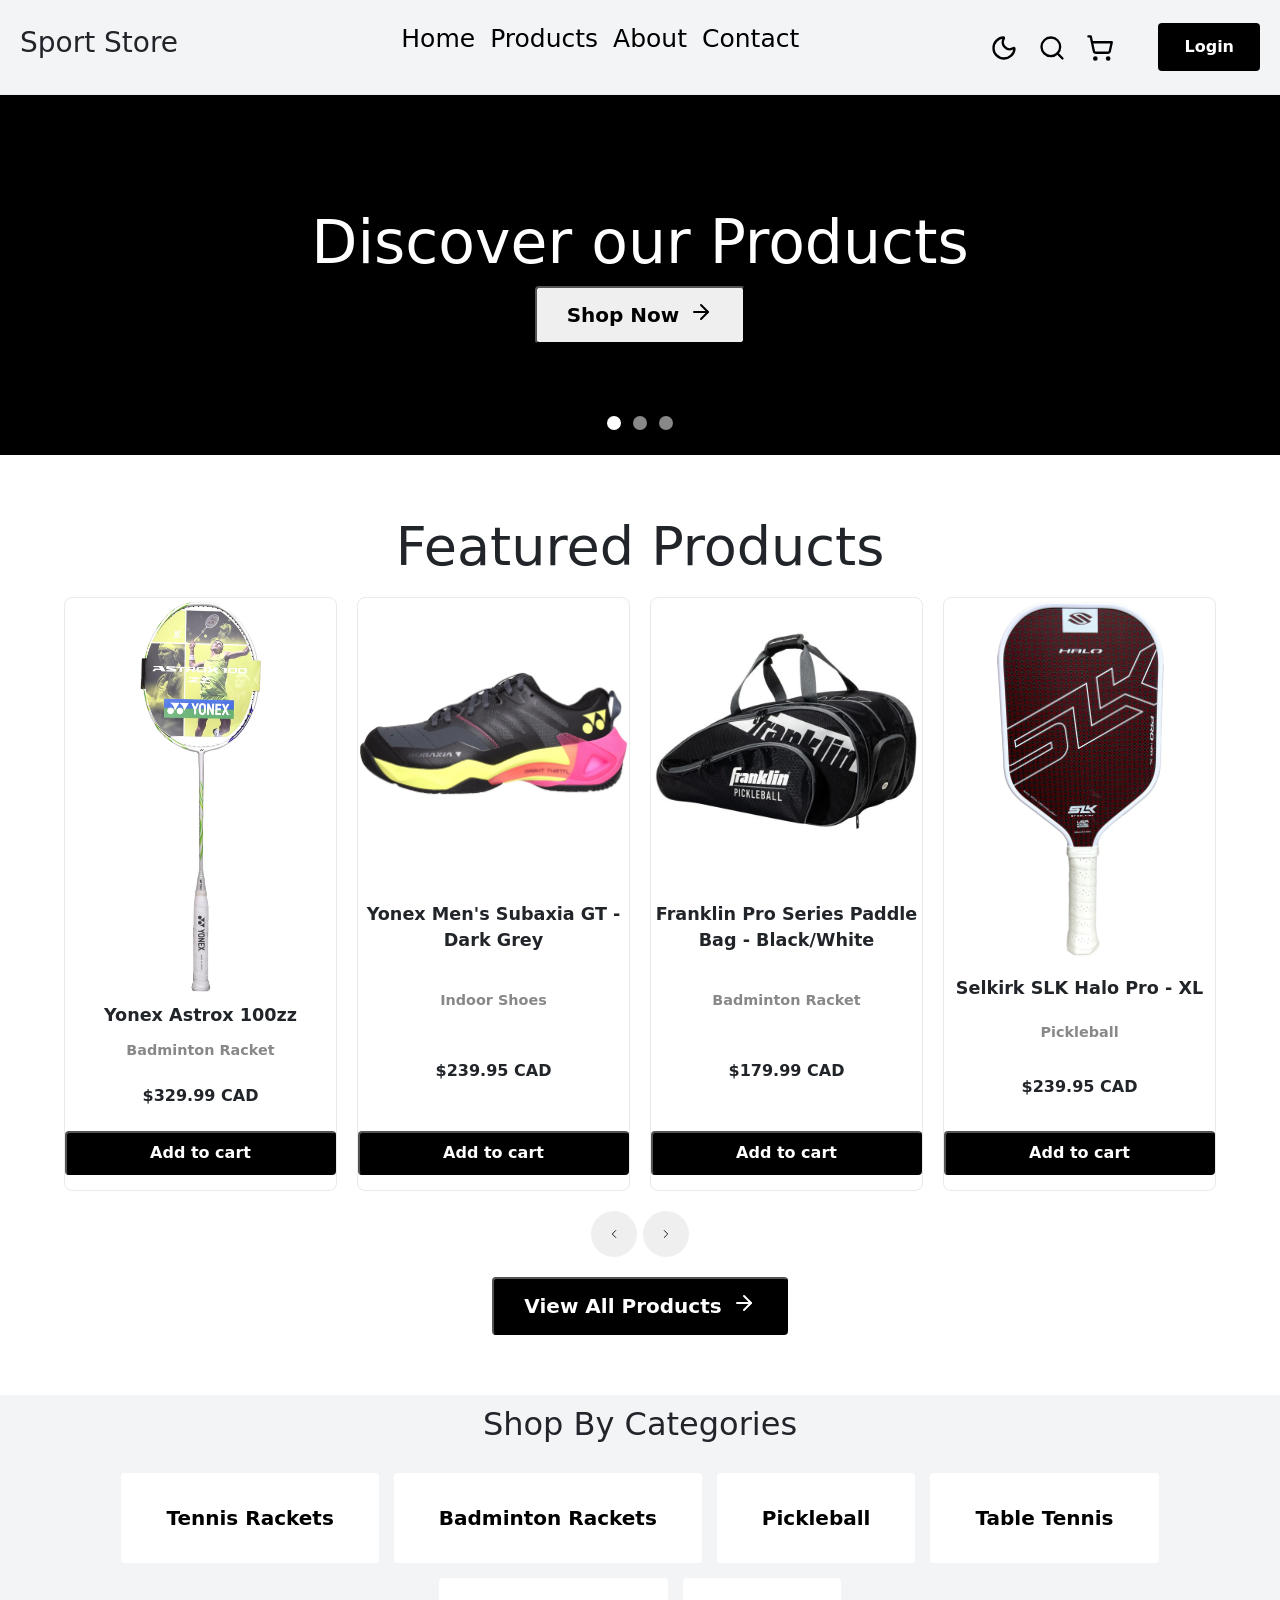
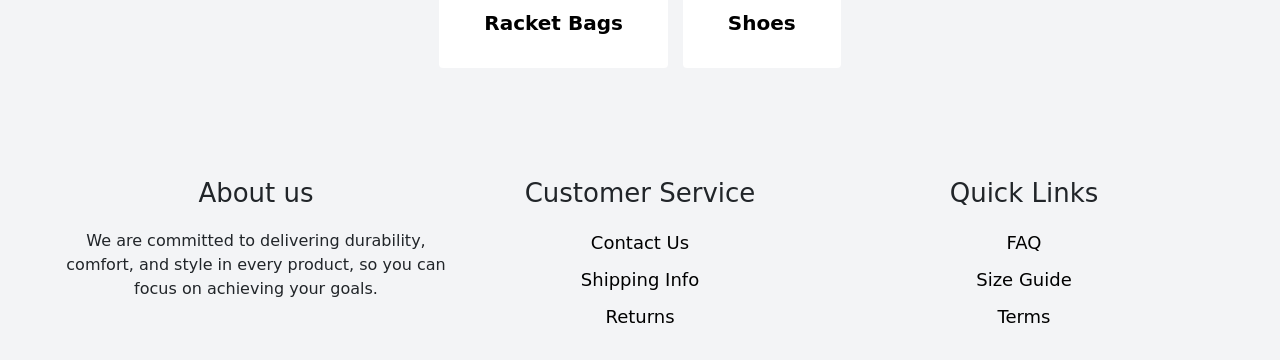
<file: index.html>
<!DOCTYPE html>
<html lang="en">

<head>
    <meta charset="UTF-8">
    <meta name="viewport" content="width=device-width, initial-scale=1.0">
    <title>Document</title>
    <link href="https://cdn.jsdelivr.net/npm/bootstrap@5.3.2/dist/css/bootstrap.min.css" rel="stylesheet">
    <link rel="stylesheet" href="css/style.css">
    <link rel="stylesheet" href="css/global.css">

</head>

<body>

    <header>
        <h2>Sport Store</h2>
        <nav>
            <ul>
                <li><a href="index.html">Home</a></li>
                <li><a href="product.html">Products</a></li>
                <li><a href="about.html">About</a></li>
                <li><a href="contact.html">Contact</a></li>
            </ul>
        </nav>
        <div class="header-actions">
            <button class="icon-btn btn-change-mode" aria-label="Dark Mode">
                <svg xmlns="http://www.w3.org/2000/svg" width="28" height="28" viewBox="0 0 24 24" fill="none"
                    stroke="currentColor" stroke-width="2" stroke-linecap="round" stroke-linejoin="round"
                    class="lucide lucide-moon-icon lucide-moon">
                    <path
                        d="M20.985 12.486a9 9 0 1 1-9.473-9.472c.405-.022.617.46.402.803a6 6 0 0 0 8.268 8.268c.344-.215.825-.004.803.401" />
                </svg>
            </button>
            <button id="search-btn" class="icon-btn" aria-label="Search">
                <svg xmlns="http://www.w3.org/2000/svg" width="28" height="28" viewBox="0 0 24 24" fill="none"
                    stroke="currentColor" stroke-width="2" stroke-linecap="round" stroke-linejoin="round"
                    class="lucide lucide-search-icon lucide-search">
                    <path d="m21 21-4.34-4.34" />
                    <circle cx="11" cy="11" r="8" />
                </svg>
            </button>
            <a href="cart.html">
                <button class="icon-btn position-relative me-4" aria-label="Cart">
                    <svg xmlns="http://www.w3.org/2000/svg" width="28" height="28" viewBox="0 0 24 24" fill="none"
                        stroke="currentColor" stroke-width="2" stroke-linecap="round" stroke-linejoin="round"
                        class="lucide lucide-shopping-cart-icon lucide-shopping-cart">
                        <circle cx="8" cy="21" r="1" />
                        <circle cx="19" cy="21" r="1" />
                        <path d="M2.05 2.05h2l2.66 12.42a2 2 0 0 0 2 1.58h9.78a2 2 0 0 0 1.95-1.57l1.65-7.43H5.12" />
                    </svg>
                    <badge id="cart-badge" class="cart-badge position-absolute">0</badge>
                </button>
            </a>
            <a href="login.html" id="btn-login" class="btn-login">Login</a>
        </div>
    </header>
    <div id="toast-container"></div>

    <section class="hero">
        <div class="hero-content">
            <h1>Discover our Products</h1>
            <a href="product.html">
                <button class="btn-show-now">Shop Now <svg xmlns="http://www.w3.org/2000/svg" width="24" height="24"
                        viewBox="0 0 24 24" fill="none" stroke="currentColor" stroke-width="2" stroke-linecap="round"
                        stroke-linejoin="round" class="lucide lucide-arrow-right-icon lucide-arrow-right">
                        <path d="M5 12h14" />
                        <path d="m12 5 7 7-7 7" />
                    </svg>
                </button>
            </a>

        </div>
        <div class="hero-dots">
            <span class="dot active"></span>
            <span class="dot"></span>
            <span class="dot"></span>
        </div>
    </section>
    <section class="featured-products">
        <h2 class="header">Featured Products</h2>
        <div class="slider-container">
            <div class="product-grid" id="productGrid">
                <article class="product-card">
                    <img class="product-image" src="images/ASTROX100ZZVAF-GRBE-4UG5-A.webp">
                    <p class="product-info">Yonex Astrox 100zz</p>
                    <p class="category">Badminton Racket</p>
                    <p class="price">$329.99 CAD</p>
                    <button class="btn-add-cart">Add to cart</button>
                </article>
                <article class="product-card">
                    <img class="product-image" src="images/SHBSG1MEX-144-A.webp">
                    <p class="product-info">Yonex Men's Subaxia GT - Dark Grey</p>
                    <p class="category">Indoor Shoes</p>
                    <p class="price">$239.95 CAD</p>
                    <button class="btn-add-cart">Add to cart</button>
                </article>
                <article class="product-card">
                    <img class="product-image" src="images/52883-phase1-main2.webp">
                    <p class="product-info">Franklin Pro Series Paddle Bag - Black/White</p>
                    <p class="category">Badminton Racket</p>
                    <p class="price">$179.99 CAD</p>
                    <button class="btn-add-cart">Add to cart</button>
                </article>
                <article class="product-card">
                    <img class="product-image" src="images/8524_SLK-Halo-Pro-XL-RD-A.webp">
                    <p class="product-info">Selkirk SLK Halo Pro - XL</p>
                    <p class="category">Pickleball</p>
                    <p class="price">$239.95 CAD</p>
                    <button class="btn-add-cart">Add to cart</button>
                </article>
                <article class="product-card">
                    <img class="product-image" src="images/101565-100-A.webp">
                    <p class="product-info">Babolat Evo Aero Lite Pink Gen 2</p>
                    <p class="category">Pickleball</p>
                    <p class="price">$199.95 CAD</p>
                    <button class="btn-add-cart">Add to cart</button>
                </article>
                <article class="product-card">
                    <img class="product-image" src="images/yasaka-mark-v-carbon.webp">
                    <p class="product-info">Racket Yasaka Mark V Carbon</p>
                    <p class="category">Pickleball</p>
                    <p class="price">$179.95 CAD</p>
                    <button class="btn-add-cart">Add to cart</button>
                </article>
            </div>
            <div class="slider-controls">
                <button class="slider-btn" id="prevBtn" aria-label="Previous">
                    <svg xmlns="http://www.w3.org/2000/svg" width="20" height="20" viewBox="0 0 24 24" fill="none"
                        stroke="currentColor" stroke-width="1.5" stroke-linecap="round" stroke-linejoin="round">
                        <path d="m15 18-6-6 6-6" />
                    </svg>
                </button>
                <button class="slider-btn" id="nextBtn" aria-label="Next">
                    <svg xmlns="http://www.w3.org/2000/svg" width="20" height="20" viewBox="0 0 24 24" fill="none"
                        stroke="currentColor" stroke-width="1.5" stroke-linecap="round" stroke-linejoin="round">
                        <path d="m9 18 6-6-6-6" />
                    </svg>
                </button>
            </div>
            <div>
                <a href="product.html">
                    <button class="btn-view-all">View All Products <svg xmlns="http://www.w3.org/2000/svg" width="24"
                            height="24" viewBox="0 0 24 24" fill="none" stroke="currentColor" stroke-width="2"
                            stroke-linecap="round" stroke-linejoin="round"
                            class="lucide lucide-arrow-right-icon lucide-arrow-right">
                            <path d="M5 12h14" />
                            <path d="m12 5 7 7-7 7" />
                        </svg>
                    </button>
                </a>
            </div>
        </div>


    </section>
    <section class="shop-by-categories">
        <h2>Shop By Categories</h2>
        <div class="category-buttons">
            <a href="product.html" class="btn-category" data-filter="Tennis Racket">Tennis Rackets</a>
            <a href="product.html" class="btn-category" data-filter="Badminton Racket">Badminton Rackets</a>
            <a href="product.html" class="btn-category" data-filter="Pickleball">Pickleball</a>
            <a href="product.html" class="btn-category" data-filter="Table Tennis">Table Tennis</a>
            <a href="product.html" class="btn-category" data-filter="Bag">Racket Bags</a>
            <a href="product.html" class="btn-category" data-filter="Shoes">Shoes</a>
        </div>
    </section>
    <footer>
        <div class="footer-content">
            <div class="footer-column">
                <h3>About us</h3>
                <p>We are committed to delivering durability, comfort, and style in every product, so
                    you can focus on achieving your goals.</p>
            </div>
            <div class="footer-column">
                <h3>Customer Service</h3>
                <ul>
                    <li><a href="contact.html">Contact Us</a></li>
                    <li><a href="">Shipping Info</a></li>
                    <li><a href="">Returns</a></li>
                </ul>
            </div>
            <div class="footer-column">
                <h3>Quick Links</h3>
                <ul>
                    <li><a href="">FAQ</a></li>
                    <li><a href="">Size Guide</a></li>
                    <li><a href="">Terms

                </ul>
            </div>
        </div>
    </footer>
    <script src="js/script.js"></script>
    <script src="js/afterLogin.js"></script>
    <script src="js/changeMode.js"></script>
    <script src="js/search.js"></script>
</body>

</html>
</file>
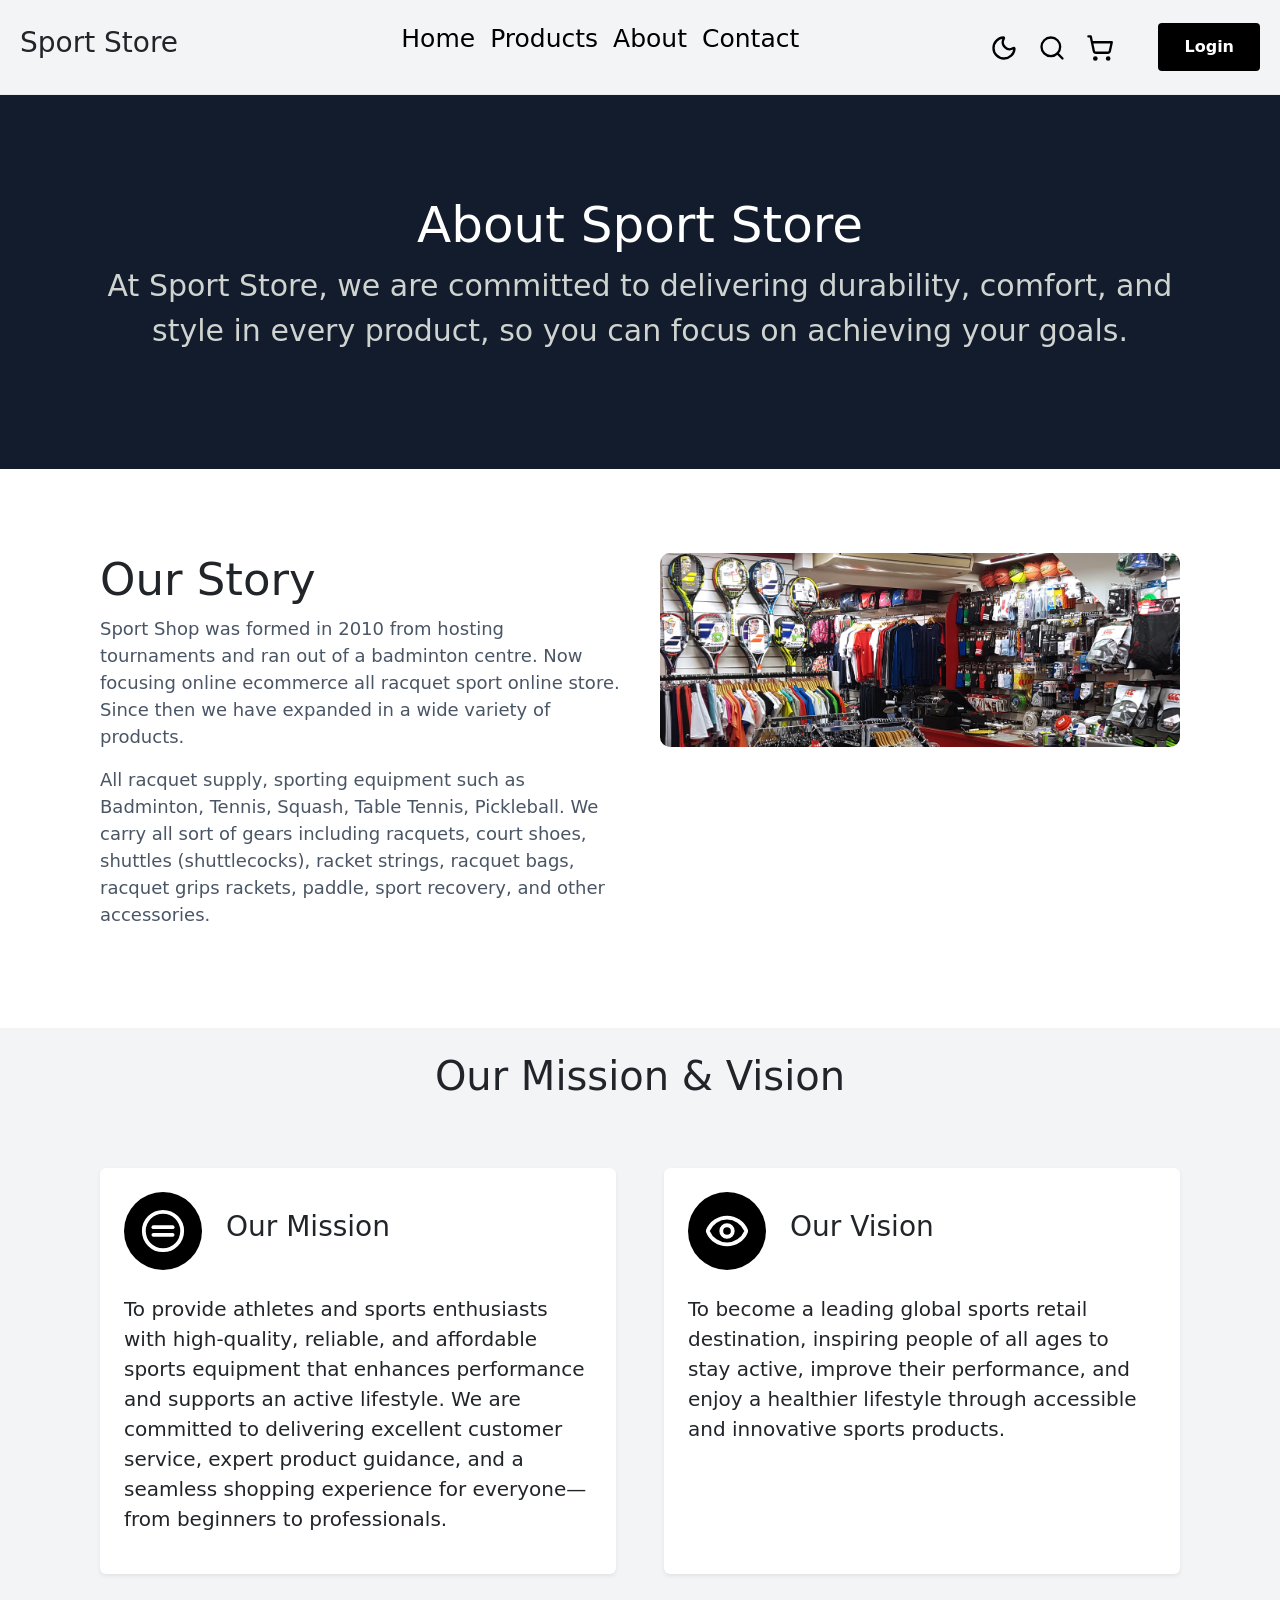
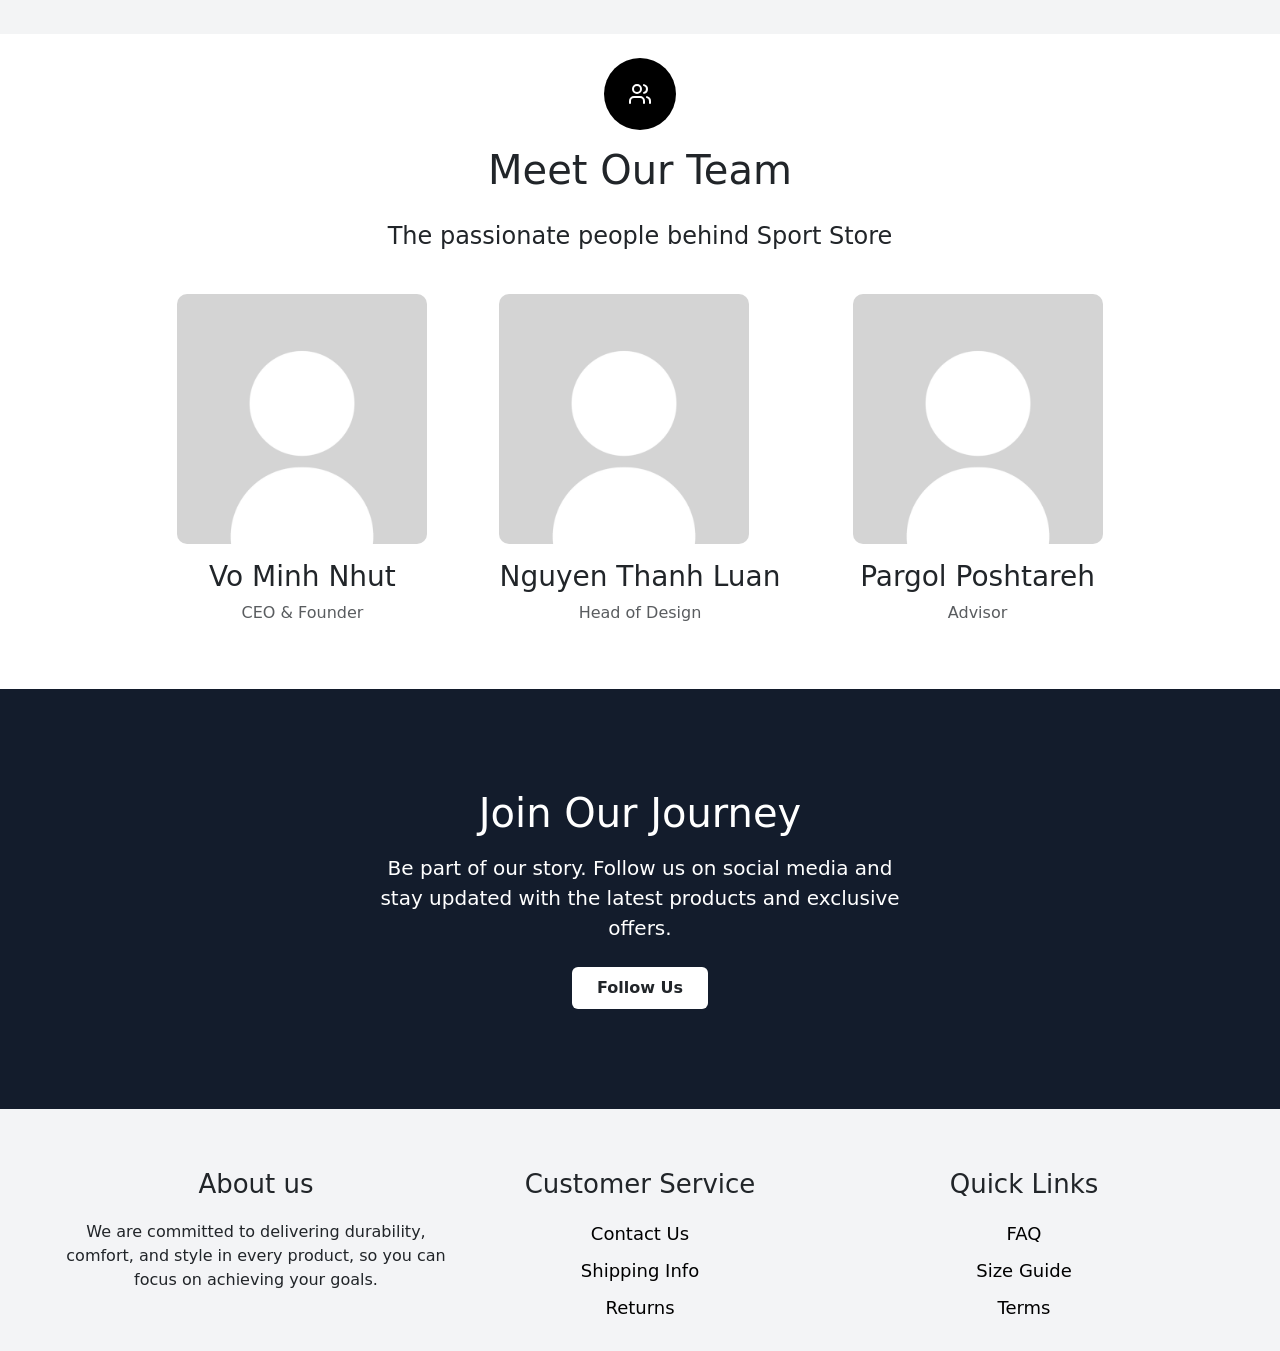
<file: about.html>
<!DOCTYPE html>
<html lang="en">

<head>
    <meta charset="UTF-8">
    <meta name="viewport" content="width=device-width, initial-scale=1.0">
    <title>Document</title>
    <link href="https://cdn.jsdelivr.net/npm/bootstrap@5.3.2/dist/css/bootstrap.min.css" rel="stylesheet">
    <link rel="stylesheet" href="css/about.css">
    <link rel="stylesheet" href="css/global.css">
</head>

<body>
    <header>
        <h2>Sport Store</h2>
        <nav>
            <ul>
                <li><a href="index.html">Home</a></li>
                <li><a href="product.html">Products</a></li>
                <li><a href="about.html">About</a></li>
                <li><a href="contact.html">Contact</a></li>
            </ul>
        </nav>
        <div class="header-actions">
            <button class="icon-btn btn-change-mode" aria-label="Dark Mode">
                <svg xmlns="http://www.w3.org/2000/svg" width="28" height="28" viewBox="0 0 24 24" fill="none"
                    stroke="currentColor" stroke-width="2" stroke-linecap="round" stroke-linejoin="round"
                    class="lucide lucide-moon-icon lucide-moon">
                    <path
                        d="M20.985 12.486a9 9 0 1 1-9.473-9.472c.405-.022.617.46.402.803a6 6 0 0 0 8.268 8.268c.344-.215.825-.004.803.401" />
                </svg>
            </button>
            <button id="search-btn" class="icon-btn" aria-label="Search">
                <svg xmlns="http://www.w3.org/2000/svg" width="28" height="28" viewBox="0 0 24 24" fill="none"
                    stroke="currentColor" stroke-width="2" stroke-linecap="round" stroke-linejoin="round"
                    class="lucide lucide-search-icon lucide-search">
                    <path d="m21 21-4.34-4.34" />
                    <circle cx="11" cy="11" r="8" />
                </svg>
            </button>
            <a href="cart.html">
                <button class="icon-btn position-relative me-4" aria-label="Cart">
                    <svg xmlns="http://www.w3.org/2000/svg" width="28" height="28" viewBox="0 0 24 24" fill="none"
                        stroke="currentColor" stroke-width="2" stroke-linecap="round" stroke-linejoin="round"
                        class="lucide lucide-shopping-cart-icon lucide-shopping-cart">
                        <circle cx="8" cy="21" r="1" />
                        <circle cx="19" cy="21" r="1" />
                        <path d="M2.05 2.05h2l2.66 12.42a2 2 0 0 0 2 1.58h9.78a2 2 0 0 0 1.95-1.57l1.65-7.43H5.12" />
                    </svg>
                    <badge id="cart-badge" class="cart-badge position-absolute">0</badge>
                </button>
            </a>
            <a href="login.html" id="btn-login" class="btn-login">Login</a>
        </div>
    </header>
    <div>
        <div class="about-header mb-4">
            <div>
                <h1 class="text-white d-flex justify-content-center align-items-center">
                    About Sport Store
                </h1>
                <p class="d-flex justify-content-center align-items-center text-center">
                    At Sport Store, we are committed to delivering durability, comfort, and style in every product, so
                    you can focus on achieving your goals.
                </p>
            </div>
        </div>
        <div class="about-story d-flex mb-4">
            <div class="story-content w-50">
                <h2>Our Story</h2>
                <p>
                    Sport Shop was formed in 2010 from hosting tournaments and ran out of a badminton centre. Now
                    focusing online ecommerce all racquet sport online store. Since then we have expanded in a wide
                    variety of products.
                </p>
                <p>
                    All racquet supply, sporting equipment such as Badminton, Tennis, Squash, Table Tennis, Pickleball.
                    We
                    carry all sort of gears including racquets, court shoes, shuttles (shuttlecocks), racket strings,
                    racquet bags, racquet grips rackets, paddle, sport recovery, and other accessories.
                </p>
            </div>
            <div class="story-image w-50">
                <img src="images/banner-shop-02.webp">
            </div>
        </div>
        <div class="about-mission pt-4">
            <h2 class="d-flex justify-content-center align-items-center fs-1">Our Mission & Vision</h2>
            <div class="d-flex container-content gap-5">
                <div class="card w-50 p-4 border-0 shadow-sm">
                    <div class="d-flex gap-4 mb-4 align-items-center">
                        <div class="rounded-circle bg-black text-white p-3">
                            <svg xmlns="http://www.w3.org/2000/svg" width="46" height="46" viewBox="0 0 24 24"
                                fill="none" stroke="currentColor" stroke-width="2" stroke-linecap="round"
                                stroke-linejoin="round" class="lucide lucide-circle-equal-icon lucide-circle-equal">
                                <circle cx="12" cy="12" r="10" />
                                <path d="M7 10h10" />
                                <path d="M7 14h10" />
                            </svg>
                        </div>
                        <h3>
                            Our Mission
                        </h3>
                    </div>
                    <div>
                        <p class="fs-5">
                            To provide athletes and sports enthusiasts with high-quality, reliable, and affordable
                            sports equipment that enhances performance and supports an active lifestyle. We are
                            committed to delivering excellent customer service, expert product guidance, and a seamless
                            shopping experience for everyone—from beginners to professionals.
                        </p>
                    </div>
                </div>
                <div class="card w-50 p-4 border-0 shadow-sm">
                    <div class="d-flex gap-4 mb-4 align-items-center">
                        <div class="rounded-circle bg-black text-white p-3">
                            <svg xmlns="http://www.w3.org/2000/svg" width="46" height="46" viewBox="0 0 24 24"
                                fill="none" stroke="currentColor" stroke-width="2" stroke-linecap="round"
                                stroke-linejoin="round" class="lucide lucide-eye-icon lucide-eye">
                                <path
                                    d="M2.062 12.348a1 1 0 0 1 0-.696 10.75 10.75 0 0 1 19.876 0 1 1 0 0 1 0 .696 10.75 10.75 0 0 1-19.876 0" />
                                <circle cx="12" cy="12" r="3" />
                            </svg>
                        </div>
                        <h3>
                            Our Vision
                        </h3>
                    </div>
                    <div>
                        <p class="fs-5">
                            To become a leading global sports retail destination, inspiring people of all ages to stay
                            active, improve their performance, and enjoy a healthier lifestyle through accessible and
                            innovative sports products.
                        </p>
                    </div>
                </div>
            </div>
            <div>

            </div>
        </div>

        <div class="about-our-team mb-4">
            <div class="d-flex flex-column justify-content-center align-items-center mt-4 gap-3">
                <div class="d-flex flex-column rounded-circle p-4 bg-black text-white">
                    <svg xmlns="http://www.w3.org/2000/svg" width="24" height="24" viewBox="0 0 24 24" fill="none"
                        stroke="currentColor" stroke-width="2" stroke-linecap="round" stroke-linejoin="round"
                        class="lucide lucide-users-icon lucide-users">
                        <path d="M16 21v-2a4 4 0 0 0-4-4H6a4 4 0 0 0-4 4v2" />
                        <path d="M16 3.128a4 4 0 0 1 0 7.744" />
                        <path d="M22 21v-2a4 4 0 0 0-3-3.87" />
                        <circle cx="9" cy="7" r="4" />
                    </svg>
                </div>
                <h2 class="fs-1">
                    Meet Our Team
                </h2>
                <p class="fs-4">
                    The passionate people behind Sport Store
                </p>
            </div>
            <div class="member-wrapper d-flex gap-4 align-items-center justify-content-center ">
                <div class="card p-4 border-0 text-center gap-3">
                    <img class="avatar-img" src="images/c6e56503cfdd87da299f72dc416023d4.jpg">
                    <div>
                        <h3>
                            Vo Minh Nhut
                        </h3>
                        <p class="text-muted">
                            CEO & Founder
                        </p>
                    </div>
                </div>
                <div class="d-flex gap-4 align-items-center justify-content-center ">
                    <div class="card p-4 border-0 text-center gap-3">
                        <img class="avatar-img" src="images/c6e56503cfdd87da299f72dc416023d4.jpg">
                        <div>
                            <h3>
                                Nguyen Thanh Luan
                            </h3>
                            <p class="text-muted">
                                Head of Design
                            </p>
                        </div>
                    </div>
                    <div class="d-flex gap-4 align-items-center justify-content-center ">
                        <div class="card p-4 border-0 text-center gap-3">
                            <img class="avatar-img" src="images/c6e56503cfdd87da299f72dc416023d4.jpg">
                            <div>
                                <h3>
                                    Pargol Poshtareh
                                </h3>
                                <p class="text-muted">
                                    Advisor
                                </p>
                            </div>
                        </div>
                    </div>
                </div>
            </div>
        </div>
        <div class="about-join-us">
            <div class="d-flex flex-column text-center  align-items-center">
                <h2 class="mb-3 fs-1">Join Our Journey</h2>

                <p class="w-50 mb-4 fs-5">
                    Be part of our story. Follow us on social media and stay updated with the latest products
                    and exclusive offers.
                </p>

                <a href="https://www.instagram.com/nv.m210/" class="btn bg-white fw-bold px-4 py-2">
                    Follow Us
                </a>
            </div>

        </div>
        <footer>
            <div class="footer-content">
                <div class="footer-column">
                    <h3>About us</h3>
                    <p>We are committed to delivering durability, comfort, and style in every product, so
                        you can focus on achieving your goals.</p>
                </div>
                <div class="footer-column">
                    <h3>Customer Service</h3>
                    <ul>
                        <li><a href="contact.html">Contact Us</a></li>
                        <li><a href="">Shipping Info</a></li>
                        <li><a href="">Returns</a></li>
                    </ul>
                </div>
                <div class="footer-column">
                    <h3>Quick Links</h3>
                    <ul>
                        <li><a href="">FAQ</a></li>
                        <li><a href="">Size Guide</a></li>
                        <li><a href="">Terms

                    </ul>
                </div>
            </div>
    </div>
    </footer>
    <script src="js/afterLogin.js"></script>
    <script src="js/about.js"></script>
    <script src="js/changeMode.js"></script>
    <script src="js/search.js"></script>

</body>

</html>
</file>
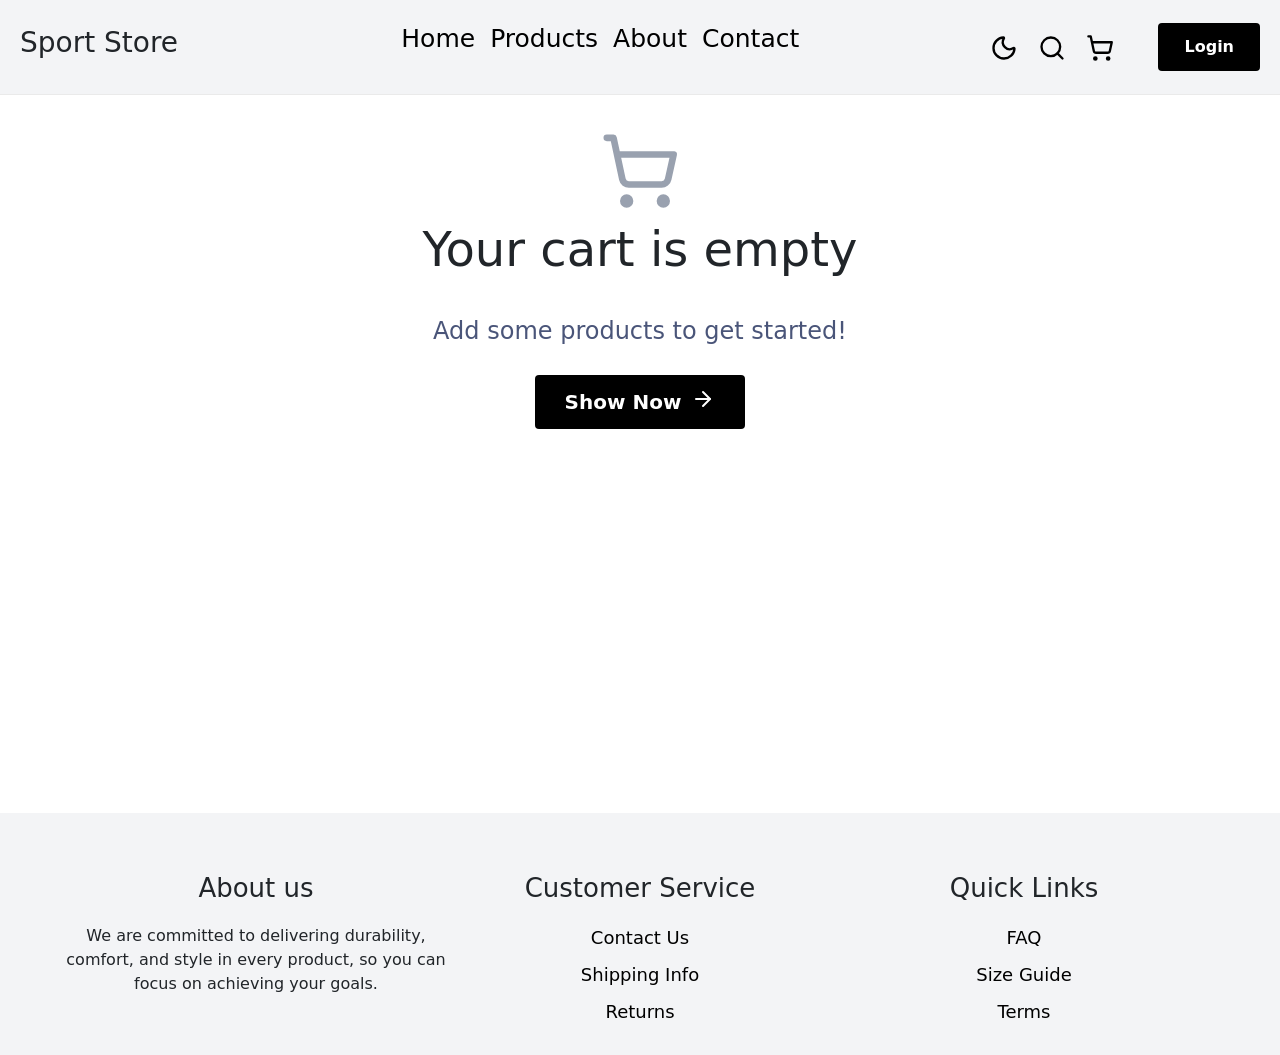
<file: cart.html>
<!DOCTYPE html>
<html lang="en">

<head>
    <meta charset="UTF-8">
    <meta name="viewport" content="width=device-width, initial-scale=1.0">
    <title>Document</title>
    <link href="https://cdn.jsdelivr.net/npm/bootstrap@5.3.2/dist/css/bootstrap.min.css" rel="stylesheet">

    <link rel="stylesheet" href="css/cart.css">
    <link rel="stylesheet" href="css/global.css">


</head>

<body>
    <header>
        <h2>Sport Store</h2>
        <nav>
            <ul>
                <li><a href="index.html">Home</a></li>
                <li><a href="product.html">Products</a></li>
                <li><a href="about.html">About</a></li>
                <li><a href="contact.html">Contact</a></li>
            </ul>
        </nav>
        <div class="header-actions">
            <button class="icon-btn btn-change-mode" aria-label="Dark Mode">
                <svg xmlns="http://www.w3.org/2000/svg" width="28" height="28" viewBox="0 0 24 24" fill="none"
                    stroke="currentColor" stroke-width="2" stroke-linecap="round" stroke-linejoin="round"
                    class="lucide lucide-moon-icon lucide-moon">
                    <path
                        d="M20.985 12.486a9 9 0 1 1-9.473-9.472c.405-.022.617.46.402.803a6 6 0 0 0 8.268 8.268c.344-.215.825-.004.803.401" />
                </svg>
            </button>
            <button id="search-btn" class="icon-btn" aria-label="Search">
                <svg xmlns="http://www.w3.org/2000/svg" width="28" height="28" viewBox="0 0 24 24" fill="none"
                    stroke="currentColor" stroke-width="2" stroke-linecap="round" stroke-linejoin="round"
                    class="lucide lucide-search-icon lucide-search">
                    <path d="m21 21-4.34-4.34" />
                    <circle cx="11" cy="11" r="8" />
                </svg>
            </button>
            <a href="cart.html">
                <button class="icon-btn position-relative me-4" aria-label="Cart">
                    <svg xmlns="http://www.w3.org/2000/svg" width="28" height="28" viewBox="0 0 24 24" fill="none"
                        stroke="currentColor" stroke-width="2" stroke-linecap="round" stroke-linejoin="round"
                        class="lucide lucide-shopping-cart-icon lucide-shopping-cart">
                        <circle cx="8" cy="21" r="1" />
                        <circle cx="19" cy="21" r="1" />
                        <path d="M2.05 2.05h2l2.66 12.42a2 2 0 0 0 2 1.58h9.78a2 2 0 0 0 1.95-1.57l1.65-7.43H5.12" />
                    </svg>
                    <badge id="cart-badge" class="cart-badge position-absolute">0</badge>
                </button>
            </a>
            <a href="login.html" id="btn-login" class="btn-login">Login</a>
        </div>
    </header>
    <div class="cart-container">
    </div>
    <footer>
        <div class="footer-content">
            <div class="footer-column">
                <h3>About us</h3>
                <p>We are committed to delivering durability, comfort, and style in every product, so
                    you can focus on achieving your goals.</p>
            </div>
            <div class="footer-column">
                <h3>Customer Service</h3>
                <ul>
                    <li><a href="contact.html">Contact Us</a></li>
                    <li><a href="">Shipping Info</a></li>
                    <li><a href="">Returns</a></li>
                </ul>
            </div>
            <div class="footer-column">
                <h3>Quick Links</h3>
                <ul>
                    <li><a href="">FAQ</a></li>
                    <li><a href="">Size Guide</a></li>
                    <li><a href="">Terms

                </ul>
            </div>
        </div>
    </footer>
    <script src="js/cart.js"></script>
    <script src="js/afterLogin.js"></script>
    <script src="js/changeMode.js"></script>
    <script src="js/search.js"></script>

</body>

</html>
</file>
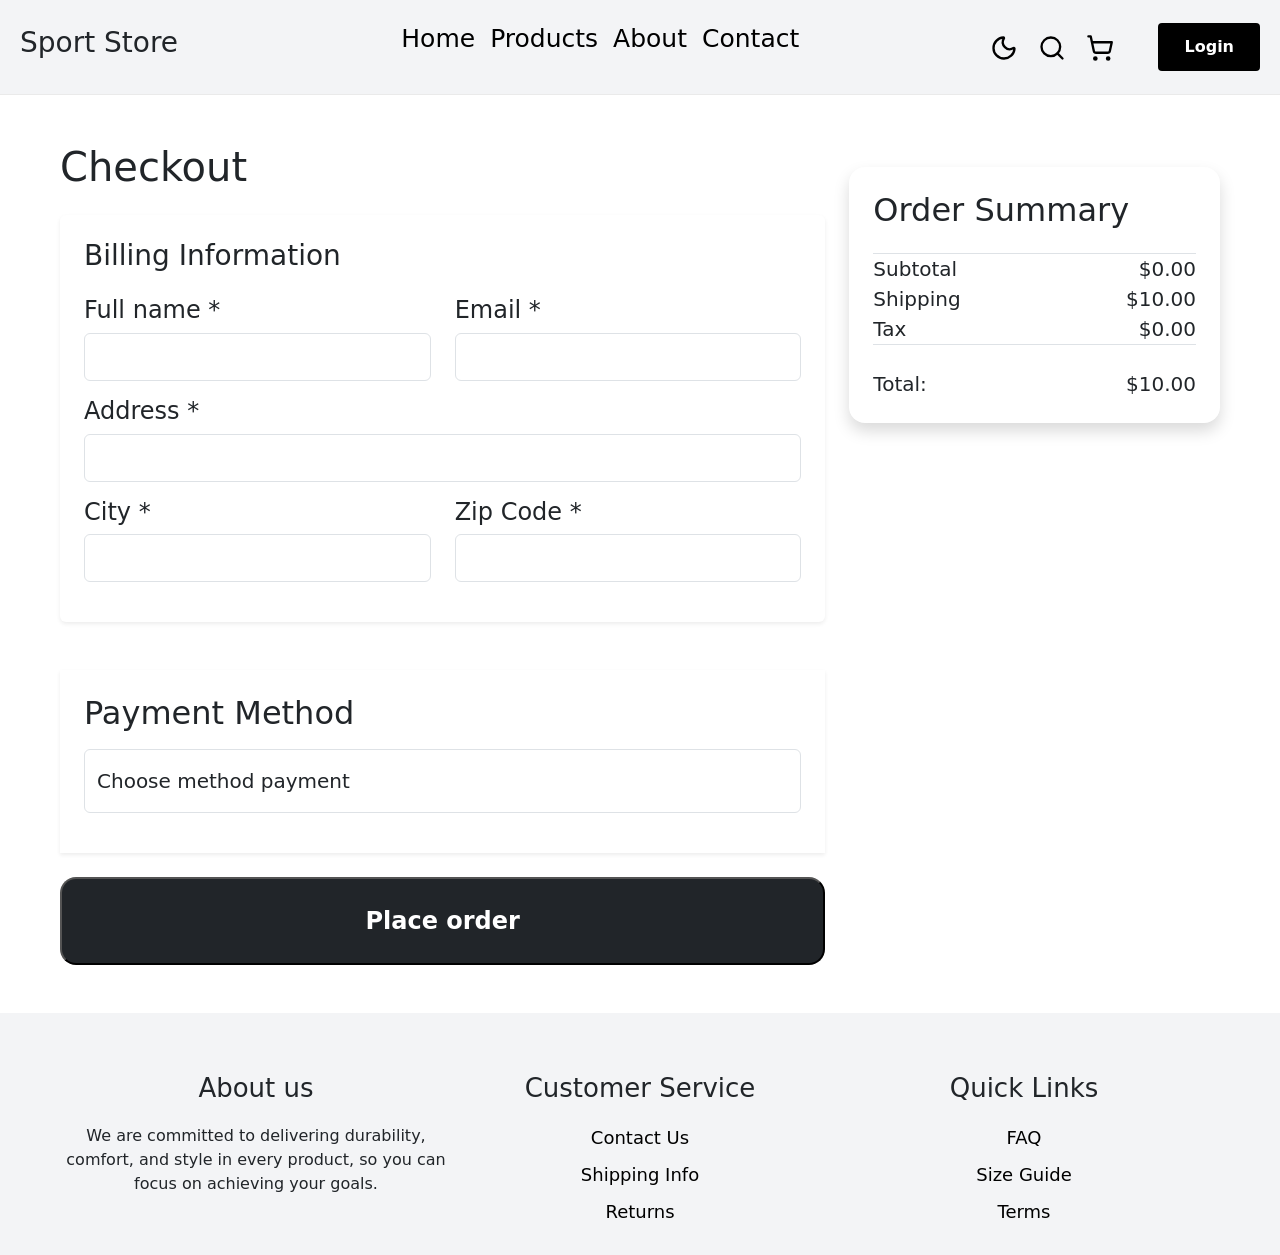
<file: checkout.html>
<!DOCTYPE html>
<html lang="en">

<head>
    <meta charset="UTF-8">
    <meta name="viewport" content="width=device-width, initial-scale=1.0">
    <title>Document</title>
    <link href="https://cdn.jsdelivr.net/npm/bootstrap@5.3.2/dist/css/bootstrap.min.css" rel="stylesheet">
    <link rel="stylesheet" href="css/checkout.css">
    <link rel="stylesheet" href="css/global.css">

</head>

<body>
    <header>
        <h2>Sport Store</h2>
        <nav>
            <ul>
                <li><a href="index.html">Home</a></li>
                <li><a href="product.html">Products</a></li>
                <li><a href="about.html">About</a></li>
                <li><a href="contact.html">Contact</a></li>
            </ul>
        </nav>
        <div class="header-actions">
            <button class="icon-btn btn-change-mode" aria-label="Dark Mode">
                <svg xmlns="http://www.w3.org/2000/svg" width="28" height="28" viewBox="0 0 24 24" fill="none"
                    stroke="currentColor" stroke-width="2" stroke-linecap="round" stroke-linejoin="round"
                    class="lucide lucide-moon-icon lucide-moon">
                    <path
                        d="M20.985 12.486a9 9 0 1 1-9.473-9.472c.405-.022.617.46.402.803a6 6 0 0 0 8.268 8.268c.344-.215.825-.004.803.401" />
                </svg>
            </button>
            <button id="search-btn" class="icon-btn" aria-label="Search">
                <svg xmlns="http://www.w3.org/2000/svg" width="28" height="28" viewBox="0 0 24 24" fill="none"
                    stroke="currentColor" stroke-width="2" stroke-linecap="round" stroke-linejoin="round"
                    class="lucide lucide-search-icon lucide-search">
                    <path d="m21 21-4.34-4.34" />
                    <circle cx="11" cy="11" r="8" />
                </svg>
            </button>
            <a href="cart.html">
                <button class="icon-btn position-relative me-4" aria-label="Cart">
                    <svg xmlns="http://www.w3.org/2000/svg" width="28" height="28" viewBox="0 0 24 24" fill="none"
                        stroke="currentColor" stroke-width="2" stroke-linecap="round" stroke-linejoin="round"
                        class="lucide lucide-shopping-cart-icon lucide-shopping-cart">
                        <circle cx="8" cy="21" r="1" />
                        <circle cx="19" cy="21" r="1" />
                        <path d="M2.05 2.05h2l2.66 12.42a2 2 0 0 0 2 1.58h9.78a2 2 0 0 0 1.95-1.57l1.65-7.43H5.12" />
                    </svg>
                    <badge id="cart-badge" class="cart-badge position-absolute">0</badge>
                </button>
            </a>
            <a href="login.html" id="btn-login" class="btn-login">Login</a>
        </div>
    </header>
    <div class="row m-5">
        <div class="col-md-8">
            <h1 class="fs-1 mb-4">Checkout</h1>
            <div class="info-wrapper p-4 shadow-sm rounded bg-white">
                <h2 class="fs-3 mb-4">Billing Information</h2>
                <form id="form-submit">

                    <div class="row mb-3">
                        <div class="col-md-6">
                            <h4>Full name *</h4>
                            <input id="full-name" class="form-control pt-3">
                            <small class="text-danger" id="full-name-error"></small>
                        </div>
                        <div class="col-md-6">
                            <h4>Email *</h4>
                            <input id="email" class="form-control pt-3">
                            <small class="text-danger" id="email-error"></small>

                        </div>
                    </div>
                    <div class="mb-3">
                        <h4>Address *</h4>
                        <input id="address" class="form-control pt-3">
                        <small class="text-danger" id="address-error"></small>

                    </div>
                    <div class="row mb-3">
                        <div class="col-md-6">
                            <h4>City *</h4>
                            <input id="city" class="form-control pt-3">
                            <small class="text-danger" id="city-error"></small>

                        </div>
                        <div class="col-md-6">
                            <h4>Zip Code *</h4>
                            <input id="zip-code" class="form-control pt-3">
                            <small class="text-danger" id="zip-code-error"></small>
                        </div>
                    </div>
                </form>
            </div>
            <div class="rouded-3 shadow-sm p-4 mt-5">
                <h2 class="mb-3">Payment Method</h2>
                <div>
                    <select id="payment-method" class="payment-method form-control mb-3 pt-3 pb-3 fs-5 ">
                        <option value="choose-method-payment">Choose method payment</option>
                        <option value="credit-card">
                            Credit Card
                        </option>
                        <option value="paypal">
                            PayPal
                        </option>
                    </select>
                    <small class="text-danger" id="payment-method-error"></small>
                    <div id="credit-card-form" class="payment-form pt-3" style="display: none;">
                        <form>
                            <div class="mb-3">
                                <h4>Card Number *</h4>
                                <input id="card-number" class="form-control pt-3 fs-5" type="text"
                                    placeholder="1234 5678 9012 3456" oninput="onlyNumber(this)">
                                <small id="card-number-error" class="text-danger"></small>

                            </div>
                            <div class="row mb-3">
                                <div class="col-md-6 ">
                                    <h4>Expiry Date *</h4>
                                    <input id="expiry-date" class="form-control pt-3 fs-5" type="text"
                                        placeholder="MM/YY" oninput="autoFormat(this)" maxlength="5">
                                    <small id="expiry-date-error" class="text-danger"></small>

                                </div>
                                <div class="col-md-6">
                                    <h4>CVV</h4>
                                    <input id="cvv" class="form-control pt-3 fs-5" type="text" placeholder="123"
                                        oninput="onlyNumber(this)">
                                    <small id="cvv-error" class="text-danger"></small>

                                </div>
                            </div>

                        </form>

                    </div>

                    <div id="paypal-form" class="payment-form" style="display: none;">
                        <p class="fs-5">You will be redirected to PayPal to complete your payment</p>
                    </div>

                </div>
            </div>
            <div>
                <button id="btn-place-order"
                    class="btn-place-order w-100 fs-4 fw-bold p-4 rounded-4 bg-dark text-white mt-4">Place
                    order</button>
            </div>
            <div id="success-message" class="alert alert-success mt-3 d-none">
                Order placed successfully!
            </div>
        </div>

        <div class="col-md-4 mt-4">

            <div id="order-summary-wrapper" class="bg-white rounded-4 p-4 shadow position-sticky" style="top: 150px;">
                <h2>
                    Order Summary
                </h2>
                <div id="product-list" class="product-list mt-4 fs-5">

                </div>
                <div class="price-components border-top border-bottom fs-5 mt-4">
                    <div class="d-flex justify-content-between">
                        <span class="sub-total">Subtotal</span>
                        <span class="sub-total-value"></span>
                    </div>
                    <div class="d-flex justify-content-between">
                        <span class="shipping">Shipping</span>
                        <span class="shipping-value">$10.00</span>

                    </div>
                    <div class="d-flex justify-content-between">
                        <span class="tax">Tax</span>
                        <span class="tax-value"></span>

                    </div>

                </div>
                <div class="d-flex justify-content-between mt-4 fs-5">
                    <span class="total">Total:</span>
                    <span class="total-value"></span>
                </div>
            </div>
        </div>
    </div>
    <div class="modal-overlay">
        <div id="modal-container" class="order-modal">
            <div class="modal-header">
                <button id="close-modal" class="button-close"><svg xmlns="http://www.w3.org/2000/svg" width="24"
                        height="24" viewBox="0 0 24 24" fill="none" stroke="currentColor" stroke-width="2"
                        stroke-linecap="round" stroke-linejoin="round" class="lucide lucide-x-icon lucide-x">
                        <path d="M18 6 6 18" />
                        <path d="m6 6 12 12" />
                    </svg></button>
                <div class="check-icon">✓</div>
                <h2>Confirm Your Order</h2>
                <p>Please review your order details before confirming</p>
            </div>

            <div class="modal-body">
                <div class="detail-row"><span>Name:</span> <strong id="order-name"></strong></div>
                <div class="detail-row"><span>Email:</span> <strong id="order-email"></strong></div>
                <div class="detail-row"><span>Address:</span> <strong id="order-address"></strong></div>
                <div class="detail-row"><span>Payment:</span> <strong id="order-payment"></strong></div>
            </div>

            <div class="modal-footer">
                <div class="total-section">
                    <span>Total:</span> <strong id="order-total"></strong>
                </div>
                <div class="actions">
                    <button id="btn-cancel">Cancel</button>
                    <button id="btn-confirm">Confirm Order</button>
                </div>
            </div>
        </div>
    </div>

    <footer>
        <div class="footer-content">
            <div class="footer-column">
                <h3>About us</h3>
                <p>We are committed to delivering durability, comfort, and style in every product, so
                    you can focus on achieving your goals.</p>
            </div>
            <div class="footer-column">
                <h3>Customer Service</h3>
                <ul>
                    <li><a href="contact.html">Contact Us</a></li>
                    <li><a href="">Shipping Info</a></li>
                    <li><a href="">Returns</a></li>
                </ul>
            </div>
            <div class="footer-column">
                <h3>Quick Links</h3>
                <ul>
                    <li><a href="">FAQ</a></li>
                    <li><a href="">Size Guide</a></li>
                    <li><a href="">Terms
                </ul>
            </div>
        </div>
    </footer>
    <script src="js/checkout.js"></script>
    <script src="js/afterLogin.js"></script>
    <script src="https://cdn.jsdelivr.net/npm/bootstrap@5.3.2/dist/js/bootstrap.bundle.min.js"></script>
    <script src="js/changeMode.js"></script>
    <script src="js/search.js"></script>

</body>

</html>
</file>
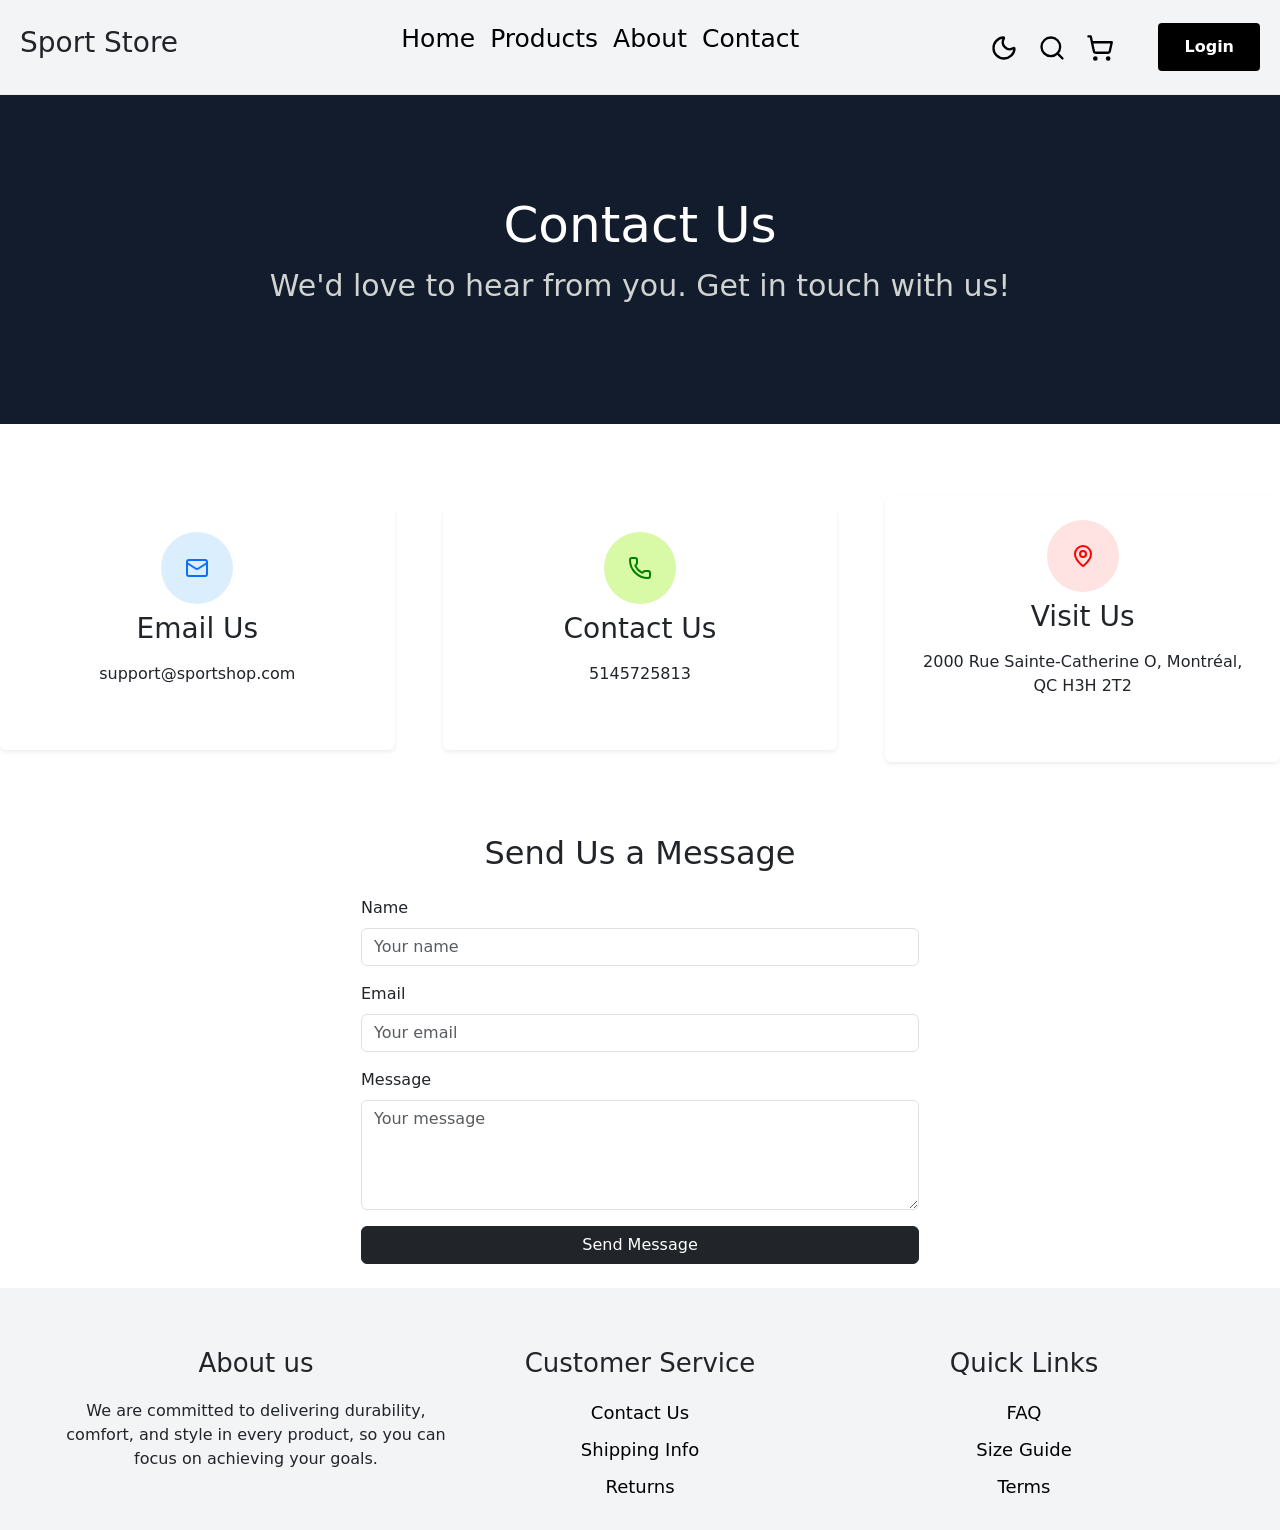
<file: contact.html>
<!DOCTYPE html>
<html lang="en">

<head>
    <meta charset="UTF-8">
    <meta name="viewport" content="width=device-width, initial-scale=1.0">
    <title>Document</title>
    <link href="https://cdn.jsdelivr.net/npm/bootstrap@5.3.2/dist/css/bootstrap.min.css" rel="stylesheet">
    <link rel="stylesheet" href="css/contact.css">
    <link rel="stylesheet" href="css/global.css">

</head>

<body>
    <header>
        <h2>Sport Store</h2>
        <nav>
            <ul>
                <li><a href="index.html">Home</a></li>
                <li><a href="product.html">Products</a></li>
                <li><a href="about.html">About</a></li>
                <li><a href="contact.html">Contact</a></li>
            </ul>
        </nav>
        <div class="header-actions">
            <button class="icon-btn btn-change-mode" aria-label="Dark Mode">
                <svg xmlns="http://www.w3.org/2000/svg" width="28" height="28" viewBox="0 0 24 24" fill="none"
                    stroke="currentColor" stroke-width="2" stroke-linecap="round" stroke-linejoin="round"
                    class="lucide lucide-moon-icon lucide-moon">
                    <path
                        d="M20.985 12.486a9 9 0 1 1-9.473-9.472c.405-.022.617.46.402.803a6 6 0 0 0 8.268 8.268c.344-.215.825-.004.803.401" />
                </svg>
            </button>
            <button id="search-btn" class="icon-btn" aria-label="Search">
                <svg xmlns="http://www.w3.org/2000/svg" width="28" height="28" viewBox="0 0 24 24" fill="none"
                    stroke="currentColor" stroke-width="2" stroke-linecap="round" stroke-linejoin="round"
                    class="lucide lucide-search-icon lucide-search">
                    <path d="m21 21-4.34-4.34" />
                    <circle cx="11" cy="11" r="8" />
                </svg>
            </button>
            <a href="cart.html">
                <button class="icon-btn position-relative me-4" aria-label="Cart">
                    <svg xmlns="http://www.w3.org/2000/svg" width="28" height="28" viewBox="0 0 24 24" fill="none"
                        stroke="currentColor" stroke-width="2" stroke-linecap="round" stroke-linejoin="round"
                        class="lucide lucide-shopping-cart-icon lucide-shopping-cart">
                        <circle cx="8" cy="21" r="1" />
                        <circle cx="19" cy="21" r="1" />
                        <path d="M2.05 2.05h2l2.66 12.42a2 2 0 0 0 2 1.58h9.78a2 2 0 0 0 1.95-1.57l1.65-7.43H5.12" />
                    </svg>
                    <badge id="cart-badge" class="cart-badge position-absolute">0</badge>
                </button>
            </a>
            <a href="login.html" id="btn-login" class="btn-login">Login</a>
        </div>
    </header>

    <div id="toast-container"></div>
    <div>
        <div class="about-header mb-4">
            <div>
                <h1 class="text-white d-flex justify-content-center align-items-center">
                    Contact Us
                </h1>
                <p class="d-flex justify-content-center align-items-center text-center">
                    We'd love to hear from you. Get in touch with us!
                </p>
            </div>
        </div>
        <div class="info-contact d-grid gap-5 justify-content-center align-items-center py-5 my-4"
            style="grid-template-columns: repeat(3, 1fr);">
            <div class="card p-4 border-0 shadow-sm text-center gap-4">
                <div class="d-flex flex-column gap-2 mb-4 align-items-center">
                    <div class="text-primary rounded-circle p-4 " style="background-color: #DBEEFE;"><svg
                            xmlns="http://www.w3.org/2000/svg" width="24" height="24" viewBox="0 0 24 24" fill="none"
                            stroke="currentColor" stroke-width="2" stroke-linecap="round" stroke-linejoin="round"
                            class="lucide lucide-mail-icon lucide-mail">
                            <path d="m22 7-8.991 5.727a2 2 0 0 1-2.009 0L2 7" />
                            <rect x="2" y="4" width="20" height="16" rx="2" />
                        </svg>
                    </div>
                    <h3>
                        Email Us
                    </h3>
                    <p>support@sportshop.com</p>
                </div>
            </div>
            <div class="card p-4 border-0 shadow-sm text-center gap-4">
                <div class="d-flex flex-column gap-2 mb-4 align-items-center">
                    <div class="rounded-circle p-4 " style="background-color: #D8F9A5;color: green;"><svg
                            xmlns="http://www.w3.org/2000/svg" width="24" height="24" viewBox="0 0 24 24" fill="none"
                            stroke="currentColor" stroke-width="2" stroke-linecap="round" stroke-linejoin="round"
                            class="lucide lucide-phone-icon lucide-phone">
                            <path
                                d="M13.832 16.568a1 1 0 0 0 1.213-.303l.355-.465A2 2 0 0 1 17 15h3a2 2 0 0 1 2 2v3a2 2 0 0 1-2 2A18 18 0 0 1 2 4a2 2 0 0 1 2-2h3a2 2 0 0 1 2 2v3a2 2 0 0 1-.8 1.6l-.468.351a1 1 0 0 0-.292 1.233 14 14 0 0 0 6.392 6.384" />
                        </svg>
                    </div>
                    <h3>
                        Contact Us
                    </h3>
                    <p>5145725813</p>
                </div>
            </div>
            <div class="card p-4 border-0 shadow-sm text-center gap-4">
                <div class="d-flex flex-column gap-2 mb-4 align-items-center">
                    <div class="rounded-circle p-4 " style="background-color: #FFE2E2; color: red;"><svg
                            xmlns="http://www.w3.org/2000/svg" width="24" height="24" viewBox="0 0 24 24" fill="none"
                            stroke="currentColor" stroke-width="2" stroke-linecap="round" stroke-linejoin="round"
                            class="lucide lucide-map-pin-icon lucide-map-pin">
                            <path
                                d="M20 10c0 4.993-5.539 10.193-7.399 11.799a1 1 0 0 1-1.202 0C9.539 20.193 4 14.993 4 10a8 8 0 0 1 16 0" />
                            <circle cx="12" cy="10" r="3" />
                        </svg>
                    </div>
                    <h3>
                        Visit Us
                    </h3>
                    <p class="text-break">2000 Rue Sainte-Catherine O, Montréal, QC H3H 2T2</p>
                </div>
            </div>
        </div>
        <div class="container">
            <h2 class="text-center mb-4">Send Us a Message</h2>
            <form id="form-submit" class="w-50 mx-auto">
                <div class="mb-3">
                    <label class="form-label">
                        Name
                    </label>
                    <input id="full-name" class="form-control" type="text" placeholder="Your name">
                    <small class="text-danger" id="full-name-error"></small>

                </div>
                <div class="mb-3">
                    <label class="form-label">
                        Email
                    </label>
                    <input id="email" class="form-control" type="email" placeholder="Your email">
                    <small class="text-danger" id="email-error"></small>

                </div>
                <div class="mb-3">
                    <label class="form-label">
                        Message
                    </label>
                    <textarea id="message" class="form-control" placeholder="Your message" rows="4"></textarea>
                    <small class="text-danger" id="message-error"></small>

                </div>
                <button type="submit" class="btn btn-dark w-100 mb-4" type="submit">
                    Send Message
                </button>
            </form>
        </div>
    </div>
    <footer>
        <div class="footer-content">
            <div class="footer-column">
                <h3>About us</h3>
                <p>We are committed to delivering durability, comfort, and style in every product, so
                    you can focus on achieving your goals.</p>
            </div>
            <div class="footer-column">
                <h3>Customer Service</h3>
                <ul>
                    <li><a href="contact.html">Contact Us</a></li>
                    <li><a href="">Shipping Info</a></li>
                    <li><a href="">Returns</a></li>
                </ul>
            </div>
            <div class="footer-column">
                <h3>Quick Links</h3>
                <ul>
                    <li><a href="">FAQ</a></li>
                    <li><a href="">Size Guide</a></li>
                    <li><a href="">Terms

                </ul>
            </div>
        </div>
    </footer>
    <script src="js/contact.js"></script>
    <script src="js/afterLogin.js"></script>
    <script src="js/changeMode.js"></script>
    <script src="js/search.js"></script>

</body>

</html>
</file>
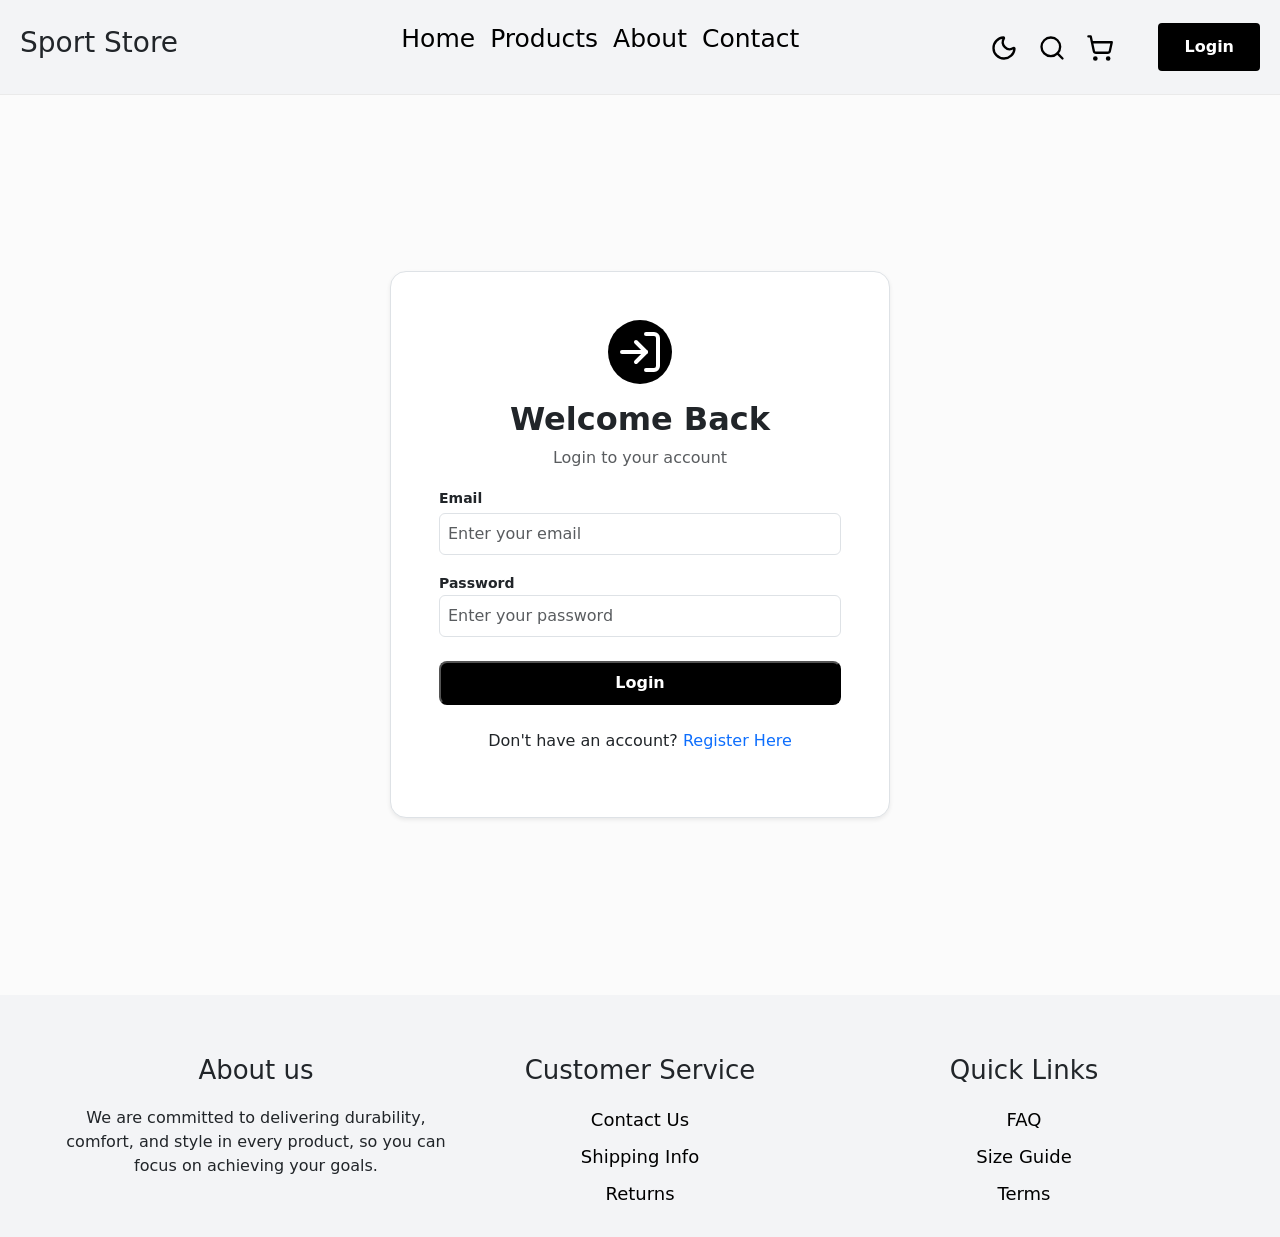
<file: login.html>
<!DOCTYPE html>
<html lang="en">

<head>
    <meta charset="UTF-8">
    <meta name="viewport" content="width=device-width, initial-scale=1.0">
    <link href="https://cdn.jsdelivr.net/npm/bootstrap@5.3.2/dist/css/bootstrap.min.css" rel="stylesheet">
    <link rel="stylesheet" href="css/login.css">
    <link rel="stylesheet" href="css/global.css">
    <title>Document</title>
</head>

<body>
    <header>
        <h2>Sport Store</h2>
        <nav>
            <ul>
                <li><a href="index.html">Home</a></li>
                <li><a href="product.html">Products</a></li>
                <li><a href="about.html">About</a></li>
                <li><a href="contact.html">Contact</a></li>
            </ul>
        </nav>
        <div class="header-actions">
            <button class="icon-btn btn-change-mode" aria-label="Dark Mode">
                <svg xmlns="http://www.w3.org/2000/svg" width="28" height="28" viewBox="0 0 24 24" fill="none"
                    stroke="currentColor" stroke-width="2" stroke-linecap="round" stroke-linejoin="round"
                    class="lucide lucide-moon-icon lucide-moon">
                    <path
                        d="M20.985 12.486a9 9 0 1 1-9.473-9.472c.405-.022.617.46.402.803a6 6 0 0 0 8.268 8.268c.344-.215.825-.004.803.401" />
                </svg>
            </button>
            <button id="search-btn" class="icon-btn" aria-label="Search">
                <svg xmlns="http://www.w3.org/2000/svg" width="28" height="28" viewBox="0 0 24 24" fill="none"
                    stroke="currentColor" stroke-width="2" stroke-linecap="round" stroke-linejoin="round"
                    class="lucide lucide-search-icon lucide-search">
                    <path d="m21 21-4.34-4.34" />
                    <circle cx="11" cy="11" r="8" />
                </svg>
            </button>
            <a href="cart.html">
                <button class="icon-btn position-relative me-4" aria-label="Cart">
                    <svg xmlns="http://www.w3.org/2000/svg" width="28" height="28" viewBox="0 0 24 24" fill="none"
                        stroke="currentColor" stroke-width="2" stroke-linecap="round" stroke-linejoin="round"
                        class="lucide lucide-shopping-cart-icon lucide-shopping-cart">
                        <circle cx="8" cy="21" r="1" />
                        <circle cx="19" cy="21" r="1" />
                        <path d="M2.05 2.05h2l2.66 12.42a2 2 0 0 0 2 1.58h9.78a2 2 0 0 0 1.95-1.57l1.65-7.43H5.12" />
                    </svg>
                    <badge id="cart-badge" class="cart-badge position-absolute">0</badge>
                </button>
            </a>
            <a href="login.html" id="btn-login" class="btn-login">Login</a>
        </div>
    </header>
    <div class="login-wrapper d-flex justify-content-center align-items-center vh-100">
        <div class="form-login bg-white p-5 rounded-4 shadow-sm border" style="width: 100%; max-width: 500px;">
            <div class="login-header d-flex flex-column align-items-center gap-3">
                <div class="bg-black text-white rounded-circle p-2">
                    <svg xmlns="http://www.w3.org/2000/svg" width="48" height="48" viewBox="0 0 24 24" fill="none"
                        stroke="currentColor" stroke-width="2" stroke-linecap="round" stroke-linejoin="round"
                        class="lucide lucide-log-in-icon lucide-log-in">
                        <path d="m10 17 5-5-5-5" />
                        <path d="M15 12H3" />
                        <path d="M15 3h4a2 2 0 0 1 2 2v14a2 2 0 0 1-2 2h-4" />
                    </svg>
                </div>
                <div class="text-center">
                    <h2 class="fw-bold fs-2">Welcome Back</h2>
                    <p class="text-muted">Login to your account</p>
                </div>
            </div>
            <form id="login-form" class="login-body w-100">
                <div class="mb-3 w-100">
                    <label class="fw-bold small mb-1">Email</label>
                    <input id="email-input" class="form-control p-2" type="email" placeholder="Enter your email">
                    <small id="email-error" class="text-danger"></small>
                </div>

                <div class="mb-4 w-100">
                    <label class="fw-bold small">Password</label>
                    <input id="password-input" class="form-control p-2" type="password"
                        placeholder="Enter your password">
                    <small id="password-error" class="text-danger"></small>
                </div>

                <div class="w-100">
                    <button class="btn-login-main text-center text-white bg-black w-100 fw-bold rounded-3 py-2"
                        type="submit">Login</button>
                </div>
            </form>

            <div class="login-footer mt-4">
                <div class="text-center">
                    <p> Don't have an account? <a href="register.html" class="text-primary">Register Here</a></p>
                </div>
            </div>
        </div>
    </div>
    <footer>
        <div class="footer-content">
            <div class="footer-column">
                <h3>About us</h3>
                <p>We are committed to delivering durability, comfort, and style in every product, so
                    you can focus on achieving your goals.</p>
            </div>
            <div class="footer-column">
                <h3>Customer Service</h3>
                <ul>
                    <li><a href="contact.html">Contact Us</a></li>
                    <li><a href="">Shipping Info</a></li>
                    <li><a href="">Returns</a></li>
                </ul>
            </div>
            <div class="footer-column">
                <h3>Quick Links</h3>
                <ul>
                    <li><a href="">FAQ</a></li>
                    <li><a href="">Size Guide</a></li>
                    <li><a href="">Terms

                </ul>
            </div>
        </div>
    </footer>
    <script src="js/login.js"></script>
    <script src="js/afterLogin.js"></script>
    <script src="js/changeMode.js"></script>
    <script src="js/search.js"></script>


</body>

</html>
</file>
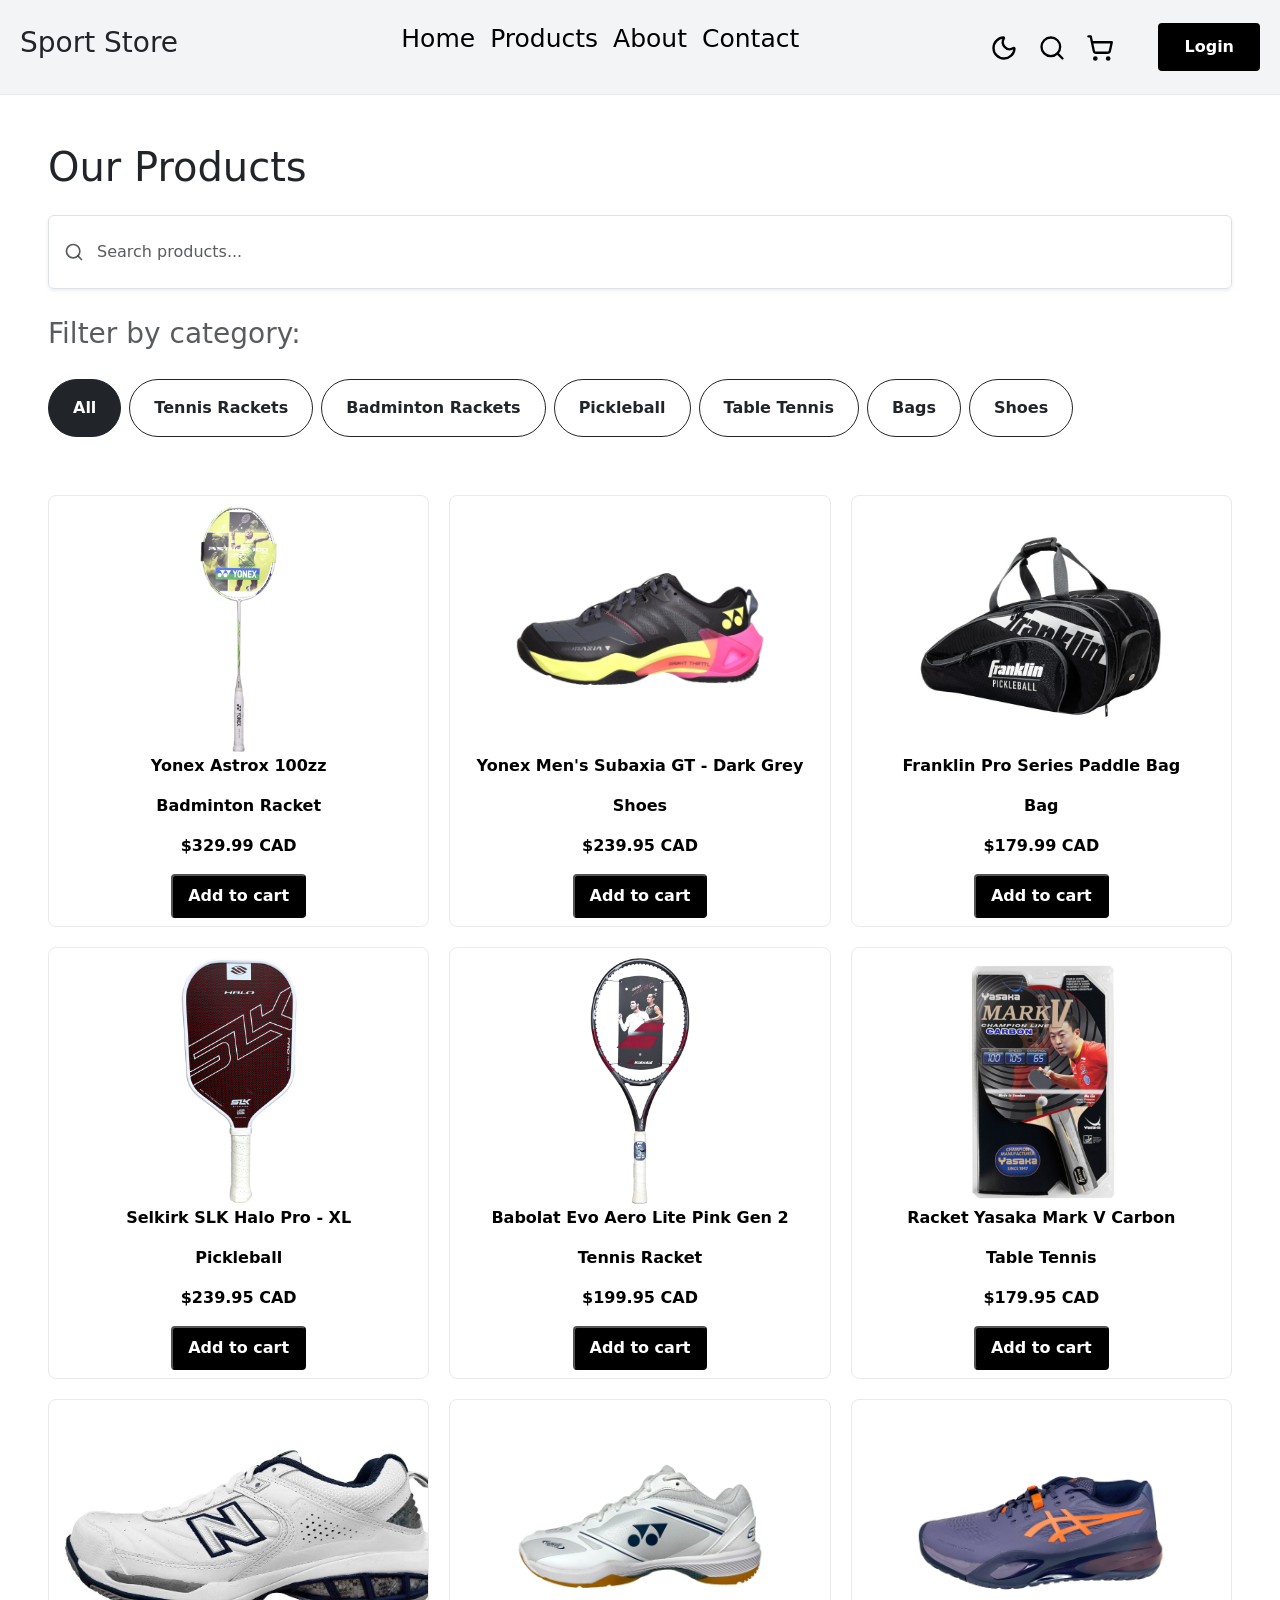
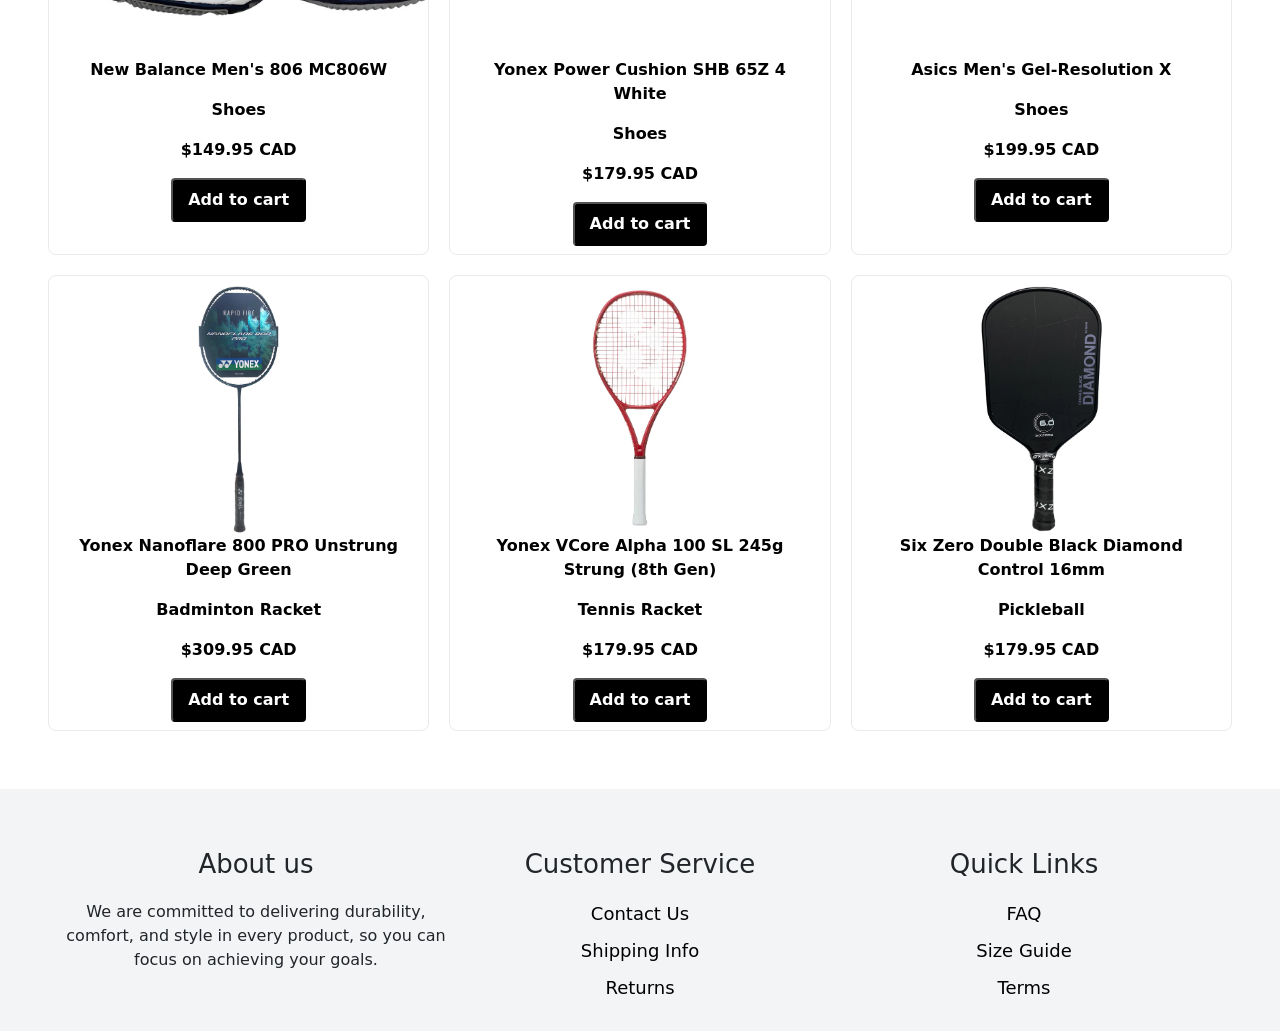
<file: product.html>
<!DOCTYPE html>
<html lang="en">

<head>
    <meta charset="UTF-8">
    <meta name="viewport" content="width=device-width, initial-scale=1.0">
    <title>Document</title>
    <link href="https://cdn.jsdelivr.net/npm/bootstrap@5.3.2/dist/css/bootstrap.min.css" rel="stylesheet">

    <link rel="stylesheet" href="css/product.css">
    <link rel="stylesheet" href="css/global.css">

</head>

<body>
    <header>
        <h2>Sport Store</h2>
        <nav>
            <ul>
                <li><a href="index.html">Home</a></li>
                <li><a href="product.html">Products</a></li>
                <li><a href="about.html">About</a></li>
                <li><a href="contact.html">Contact</a></li>
            </ul>
        </nav>
        <div class="header-actions">
            <button class="icon-btn btn-change-mode" aria-label="Dark Mode">
                <svg xmlns="http://www.w3.org/2000/svg" width="28" height="28" viewBox="0 0 24 24" fill="none"
                    stroke="currentColor" stroke-width="2" stroke-linecap="round" stroke-linejoin="round"
                    class="lucide lucide-moon-icon lucide-moon">
                    <path
                        d="M20.985 12.486a9 9 0 1 1-9.473-9.472c.405-.022.617.46.402.803a6 6 0 0 0 8.268 8.268c.344-.215.825-.004.803.401" />
                </svg>
            </button>
            <button id="search-btn" class="icon-btn" aria-label="Search">
                <svg xmlns="http://www.w3.org/2000/svg" width="28" height="28" viewBox="0 0 24 24" fill="none"
                    stroke="currentColor" stroke-width="2" stroke-linecap="round" stroke-linejoin="round"
                    class="lucide lucide-search-icon lucide-search">
                    <path d="m21 21-4.34-4.34" />
                    <circle cx="11" cy="11" r="8" />
                </svg>
            </button>
            <a href="cart.html">
                <button class="icon-btn position-relative me-4" aria-label="Cart">
                    <svg xmlns="http://www.w3.org/2000/svg" width="28" height="28" viewBox="0 0 24 24" fill="none"
                        stroke="currentColor" stroke-width="2" stroke-linecap="round" stroke-linejoin="round"
                        class="lucide lucide-shopping-cart-icon lucide-shopping-cart">
                        <circle cx="8" cy="21" r="1" />
                        <circle cx="19" cy="21" r="1" />
                        <path d="M2.05 2.05h2l2.66 12.42a2 2 0 0 0 2 1.58h9.78a2 2 0 0 0 1.95-1.57l1.65-7.43H5.12" />
                    </svg>
                    <badge id="cart-badge" class="cart-badge position-absolute">0</badge>
                </button>
            </a>
            <a href="login.html" id="btn-login" class="btn-login">Login</a>
        </div>
    </header>
    <div>
        <h1 class="mb-4 ms-5 me-5 mt-5">Our Products</h1>
    </div>
    <div class="mb-4 ms-5 me-5">
        <div class="position-relative rounded shadow-sm">
            <span class=" position-absolute top-50 start-0 translate-middle-y ms-3 text-muted">
                <svg xmlns="http://www.w3.org/2000/svg" width="20" height="20" viewBox="0 0 24 24" fill="none"
                    stroke="currentColor" stroke-width="2" stroke-linecap="round" stroke-linejoin="round">
                    <path d="m21 21-4.34-4.34" />
                    <circle cx="11" cy="11" r="8" />
                </svg>
            </span>
            <input id="search-bar" type="text" class="form-control py-4 ps-5" placeholder="Search products...">
        </div>
    </div>
    </div>
    </div>
    <div>
        <div class="mb-4 ms-5 me-5">
            <span class="fw-medium text-muted fs-3 ">Filter by category:</span>
        </div>
        <div class="d-flex flex-wrap mb-4 ms-5 me-5 gap-2" id="filter-buttons">
            <button class="btn btn-outline-dark rounded-pill px-4 py-3 fw-bold active" data-filter="all">All</button>
            <button class="btn btn-outline-dark rounded-pill px-4 py-3 fw-bold" data-filter="Tennis Racket">Tennis
                Rackets</button>
            <button class="btn btn-outline-dark rounded-pill px-4 py-3 fw-bold" data-filter="Badminton Racket">Badminton
                Rackets</button>
            <button class="btn btn-outline-dark rounded-pill px-4 py-3 fw-bold"
                data-filter="Pickleball">Pickleball</button>
            <button class="btn btn-outline-dark rounded-pill px-4 py-3 fw-bold" data-filter="Table Tennis">Table
                Tennis</button>
            <button class="btn btn-outline-dark rounded-pill px-4 py-3 fw-bold" data-filter="Bag">Bags</button>
            <button class="btn btn-outline-dark rounded-pill px-4 py-3 fw-bold" data-filter="Shoes">Shoes</button>
        </div>
    </div>
    <div class="product-grid" id="productGrid">
        <article class="product-card">
            <a href="product-detail.html?id=1">
                <img class="product-image" src="images/ASTROX100ZZVAF-GRBE-4UG5-A.webp">
                <p class="product-info">Yonex Astrox 100zz</p>
                <p class="category">Badminton Racket</p>
                <p class="price">$329.99 CAD</p>
            </a>
            <button class="btn-add-cart">Add to cart</button>
        </article>

        <article class="product-card">
            <a href="product-detail.html?id=2">

                <img class="product-image" src="images/SHBSG1MEX-144-A.webp">
                <p class="product-info">Yonex Men's Subaxia GT - Dark Grey</p>
                <p class="category">Shoes</p>
                <p class="price">$239.95 CAD</p>
            </a>

            <button class="btn-add-cart">Add to cart</button>
        </article>
        <article class="product-card">
            <a href="product-detail.html?id=3">

                <img class="product-image" src="images/52883-phase1-main2.webp">
                <p class="product-info">Franklin Pro Series Paddle Bag</p>
                <p class="category">Bag</p>
                <p class="price">$179.99 CAD</p>
            </a>

            <button class="btn-add-cart">Add to cart</button>
        </article>

        <article class="product-card">
            <a href="product-detail.html?id=4">
                <img class="product-image" src="images/8524_SLK-Halo-Pro-XL-RD-A.webp">
                <p class="product-info">Selkirk SLK Halo Pro - XL</p>
                <p class="category">Pickleball</p>
                <p class="price">$239.95 CAD</p>
            </a>
            <button class="btn-add-cart">Add to cart</button>
        </article>

        <article class="product-card">
            <a href="product-detail.html?id=5">
                <img class="product-image" src="images/101565-100-A.webp">
                <p class="product-info">Babolat Evo Aero Lite Pink Gen 2</p>
                <p class="category">Tennis Racket</p>
                <p class="price">$199.95 CAD</p>
            </a>
            <button class="btn-add-cart">Add to cart</button>
        </article>
        <article class="product-card">
            <a href="product-detail.html?id=6" class="">

                <img class="product-image" src="images/yasaka-mark-v-carbon.webp">
                <p class="product-info">Racket Yasaka Mark V Carbon</p>
                <p class="category">Table Tennis</p>
                <p class="price">$179.95 CAD</p>
            </a>
            <button class="btn-add-cart">Add to cart</button>
        </article>

        <article class="product-card">
            <a href="product-detail.html?id=7">

                <img class="product-image" src="images/nb-mc806w.webp">
                <p class="product-info">New Balance Men's 806 MC806W</p>
                <p class="category">Shoes</p>
                <p class="price">$149.95 CAD</p>
            </a>
            <button class="btn-add-cart">Add to cart</button>
        </article>
        <article class="product-card">
            <a href="product-detail.html?id=8">
                <img class="product-image" src="images/SHB65Z4MEX-WH-A.webp">
                <p class="product-info">Yonex Power Cushion SHB 65Z 4 White</p>
                <p class="category">Shoes</p>
                <p class="price">$179.95 CAD</p>
            </a>
            <button class="btn-add-cart">Add to cart</button>
        </article>
        <article class="product-card">
            <a href="product-detail.html?id=9">
                <img class="product-image" src="images/1041A481-500-A.webp">
                <p class="product-info">Asics Men's Gel-Resolution X</p>
                <p class="category">Shoes</p>
                <p class="price">$199.95 CAD</p>
            </a>
            <button class="btn-add-cart">Add to cart</button>
        </article>
        <article class="product-card">
            <a href="product-detail.html?id=10">
                <img class="product-image" src="images/NF800PROF-A.webp">
                <p class="product-info">Yonex Nanoflare 800 PRO Unstrung Deep Green</p>
                <p class="category">Badminton Racket</p>
                <p class="price">$309.95 CAD</p>
            </a>
            <button class="btn-add-cart">Add to cart</button>
        </article>
        <article class="product-card">
            <a href="product-detail.html?id=11">

                <img class="product-image" src="images/08VCAPSLScopy.webp">
                <p class="product-info">Yonex VCore Alpha 100 SL 245g Strung (8th Gen)</p>
                <p class="category">Tennis Racket</p>
                <p class="price">$179.95 CAD</p>
            </a>
            <button class="btn-add-cart">Add to cart</button>
        </article>
        <article class="product-card">
            <a href="product-detail.html?id=12">

                <img class="product-image" src="images/HTCPP02916WIRC-001A-A.webp">
                <p class="product-info">Six Zero Double Black Diamond Control 16mm</p>
                <p class="category">Pickleball</p>
                <p class="price">$179.95 CAD</p>
            </a>
            <button class="btn-add-cart">Add to cart</button>
        </article>
    </div>
    <footer>
        <div class="footer-content">
            <div class="footer-column">
                <h3>About us</h3>
                <p>We are committed to delivering durability, comfort, and style in every product, so
                    you can focus on achieving your goals.</p>
            </div>
            <div class="footer-column">
                <h3>Customer Service</h3>
                <ul>
                    <li><a href="contact.html">Contact Us</a></li>
                    <li><a href="">Shipping Info</a></li>
                    <li><a href="">Returns</a></li>
                </ul>
            </div>
            <div class="footer-column">
                <h3>Quick Links</h3>
                <ul>
                    <li><a href="">FAQ</a></li>
                    <li><a href="">Size Guide</a></li>
                    <li><a href="">Terms

                </ul>
            </div>
        </div>
    </footer>
    <script src="js/product.js"></script>
    <script src="js/afterLogin.js"></script>
    <script src="js/changeMode.js"></script>
    <script src="js/search.js"></script>

</body>

</html>
</file>
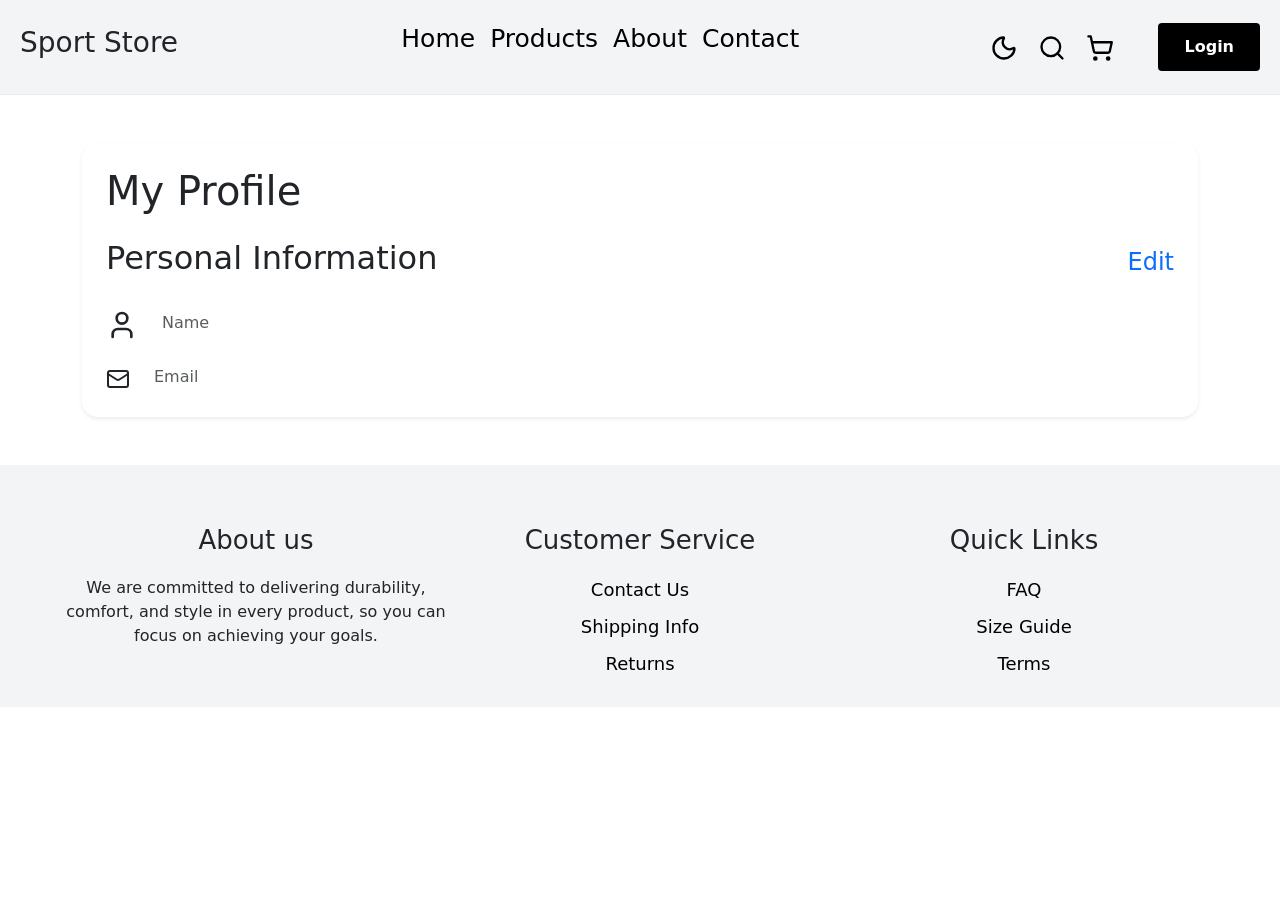
<file: profile.html>
<!DOCTYPE html>
<html lang="en">

<head>
    <meta charset="UTF-8">
    <meta name="viewport" content="width=device-width, initial-scale=1.0">
    <title>Document</title>
    <link href="https://cdn.jsdelivr.net/npm/bootstrap@5.3.2/dist/css/bootstrap.min.css" rel="stylesheet">
    <link rel="stylesheet" href="css/profile.css">
    <link rel="stylesheet" href="css/global.css">

</head>

<body>
    <header>
        <h2>Sport Store</h2>
        <nav>
            <ul>
                <li><a href="index.html">Home</a></li>
                <li><a href="product.html">Products</a></li>
                <li><a href="about.html">About</a></li>
                <li><a href="contact.html">Contact</a></li>
            </ul>
        </nav>
        <div class="header-actions">
            <button class="icon-btn btn-change-mode" aria-label="Dark Mode">
                <svg xmlns="http://www.w3.org/2000/svg" width="28" height="28" viewBox="0 0 24 24" fill="none"
                    stroke="currentColor" stroke-width="2" stroke-linecap="round" stroke-linejoin="round"
                    class="lucide lucide-moon-icon lucide-moon">
                    <path
                        d="M20.985 12.486a9 9 0 1 1-9.473-9.472c.405-.022.617.46.402.803a6 6 0 0 0 8.268 8.268c.344-.215.825-.004.803.401" />
                </svg>
            </button>
            <button id="search-btn" class="icon-btn" aria-label="Search">
                <svg xmlns="http://www.w3.org/2000/svg" width="28" height="28" viewBox="0 0 24 24" fill="none"
                    stroke="currentColor" stroke-width="2" stroke-linecap="round" stroke-linejoin="round"
                    class="lucide lucide-search-icon lucide-search">
                    <path d="m21 21-4.34-4.34" />
                    <circle cx="11" cy="11" r="8" />
                </svg>
            </button>
            <a href="cart.html">
                <button class="icon-btn position-relative me-4" aria-label="Cart">
                    <svg xmlns="http://www.w3.org/2000/svg" width="28" height="28" viewBox="0 0 24 24" fill="none"
                        stroke="currentColor" stroke-width="2" stroke-linecap="round" stroke-linejoin="round"
                        class="lucide lucide-shopping-cart-icon lucide-shopping-cart">
                        <circle cx="8" cy="21" r="1" />
                        <circle cx="19" cy="21" r="1" />
                        <path d="M2.05 2.05h2l2.66 12.42a2 2 0 0 0 2 1.58h9.78a2 2 0 0 0 1.95-1.57l1.65-7.43H5.12" />
                    </svg>
                    <badge id="cart-badge" class="cart-badge position-absolute">0</badge>
                </button>
            </a>
            <a href="login.html" id="btn-login" class="btn-login">Login</a>
        </div>
    </header>
    <div class="container py-5">
        <div id="info-wrapper" class="card border-0 shadow-sm rounded-4 p-4">
            <h1 class="mb-4">My Profile</h1>
            <div class="view-mode">
                <div class="mb-4">
                    <div class="d-flex justify-content-between align-items-center">
                        <h2>Personal Information</h2>
                        <a href="#" id="btn-edit" class="text-primary fs-4">Edit</a>
                    </div>
                </div>
                <div class="d-flex gap-4 align-items-center mb-4">
                    <div>
                        <svg xmlns="http://www.w3.org/2000/svg" width="32" height="32" viewBox="0 0 24 24" fill="none"
                            stroke="currentColor" stroke-width="2" stroke-linecap="round" stroke-linejoin="round"
                            class="lucide lucide-user-icon lucide-user">
                            <path d="M19 21v-2a4 4 0 0 0-4-4H9a4 4 0 0 0-4 4v2" />
                            <circle cx="12" cy="7" r="4" />
                        </svg>
                    </div>
                    <div>
                        <p class="name text-muted mb-1">Name</p>
                        <p class="name-value fw-semibold fs-5 mb-0"></p>
                    </div>
                </div>

                <div class="d-flex gap-4 align-items-center">
                    <div>
                        <svg xmlns="http://www.w3.org/2000/svg" width="24" height="24" viewBox="0 0 24 24" fill="none"
                            stroke="currentColor" stroke-width="2" stroke-linecap="round" stroke-linejoin="round"
                            class="lucide lucide-mail-icon lucide-mail">
                            <path d="m22 7-8.991 5.727a2 2 0 0 1-2.009 0L2 7" />
                            <rect x="2" y="4" width="20" height="16" rx="2" />
                        </svg>
                    </div>
                    <div>
                        <p class="email text-muted mb-1">Email</p>
                        <p class="email-value fw-semibold fs-5 mb-0"></p>
                    </div>
                </div>
            </div>
            <div class="d-none edit-mode">
                <div class="mb-4">
                    <div class="d-flex justify-content-between align-items-center">
                        <h2>Personal Information</h2>
                        <a href="#" id="btn-edit" class="text-primary fs-4">Edit</a>
                    </div>
                </div>
                <div class="d-flex gap-4 align-items-center mb-4">
                    <div >
                        <svg xmlns="http://www.w3.org/2000/svg" width="32" height="32" viewBox="0 0 24 24" fill="none"
                            stroke="currentColor" stroke-width="2" stroke-linecap="round" stroke-linejoin="round"
                            class="lucide lucide-user-icon lucide-user">
                            <path d="M19 21v-2a4 4 0 0 0-4-4H9a4 4 0 0 0-4 4v2" />
                            <circle cx="12" cy="7" r="4" />
                        </svg>
                    </div>
                    <div class="w-100">
                        <p class="name text-muted mb-1">Name</p>
                        <input type="text" id="input-name" class="form-control rounded-3 py-3"
                            placeholder="Edit your name">
                    </div>
                </div>

                <div class="d-flex gap-4 align-items-center mb-4">
                    <div>
                        <svg xmlns="http://www.w3.org/2000/svg" width="24" height="24" viewBox="0 0 24 24" fill="none"
                            stroke="currentColor" stroke-width="2" stroke-linecap="round" stroke-linejoin="round"
                            class="lucide lucide-mail-icon lucide-mail">
                            <path d="m22 7-8.991 5.727a2 2 0 0 1-2.009 0L2 7" />
                            <rect x="2" y="4" width="20" height="16" rx="2" />
                        </svg>
                    </div>
                    <div class="w-100">
                        <p class="email text-muted mb-1">Email</p>
                        <input type="email" id="input-email" class="form-control rounded-3 py-3"
                            placeholder="Edit your email">
                    </div>
                </div>
                <div class="d-flex gap-3">
                    <button id="button-save" class="bg-black text-white w-50 p-3 rounded-3">Save Change</button>
                    <button id="button-cancel" class="bg-white w-50 p-3 rounded-3">Cancel</button>
                </div>
            </div>
        </div>
    </div>
    <footer>
        <div class="footer-content">
            <div class="footer-column">
                <h3>About us</h3>
                <p>We are committed to delivering durability, comfort, and style in every product, so
                    you can focus on achieving your goals.</p>
            </div>
            <div class="footer-column">
                <h3>Customer Service</h3>
                <ul>
                    <li><a href="contact.html">Contact Us</a></li>
                    <li><a href="">Shipping Info</a></li>
                    <li><a href="">Returns</a></li>
                </ul>
            </div>
            <div class="footer-column">
                <h3>Quick Links</h3>
                <ul>
                    <li><a href="">FAQ</a></li>
                    <li><a href="">Size Guide</a></li>
                    <li><a href="">Terms

                </ul>
            </div>
        </div>
        </div>
    </footer>
    <script src="js/profile.js"></script>
    <script src="js/afterLogin.js"></script>
    <script src="js/changeMode.js"></script>
    <script src="js/search.js"></script>

</body>

</html>
</file>
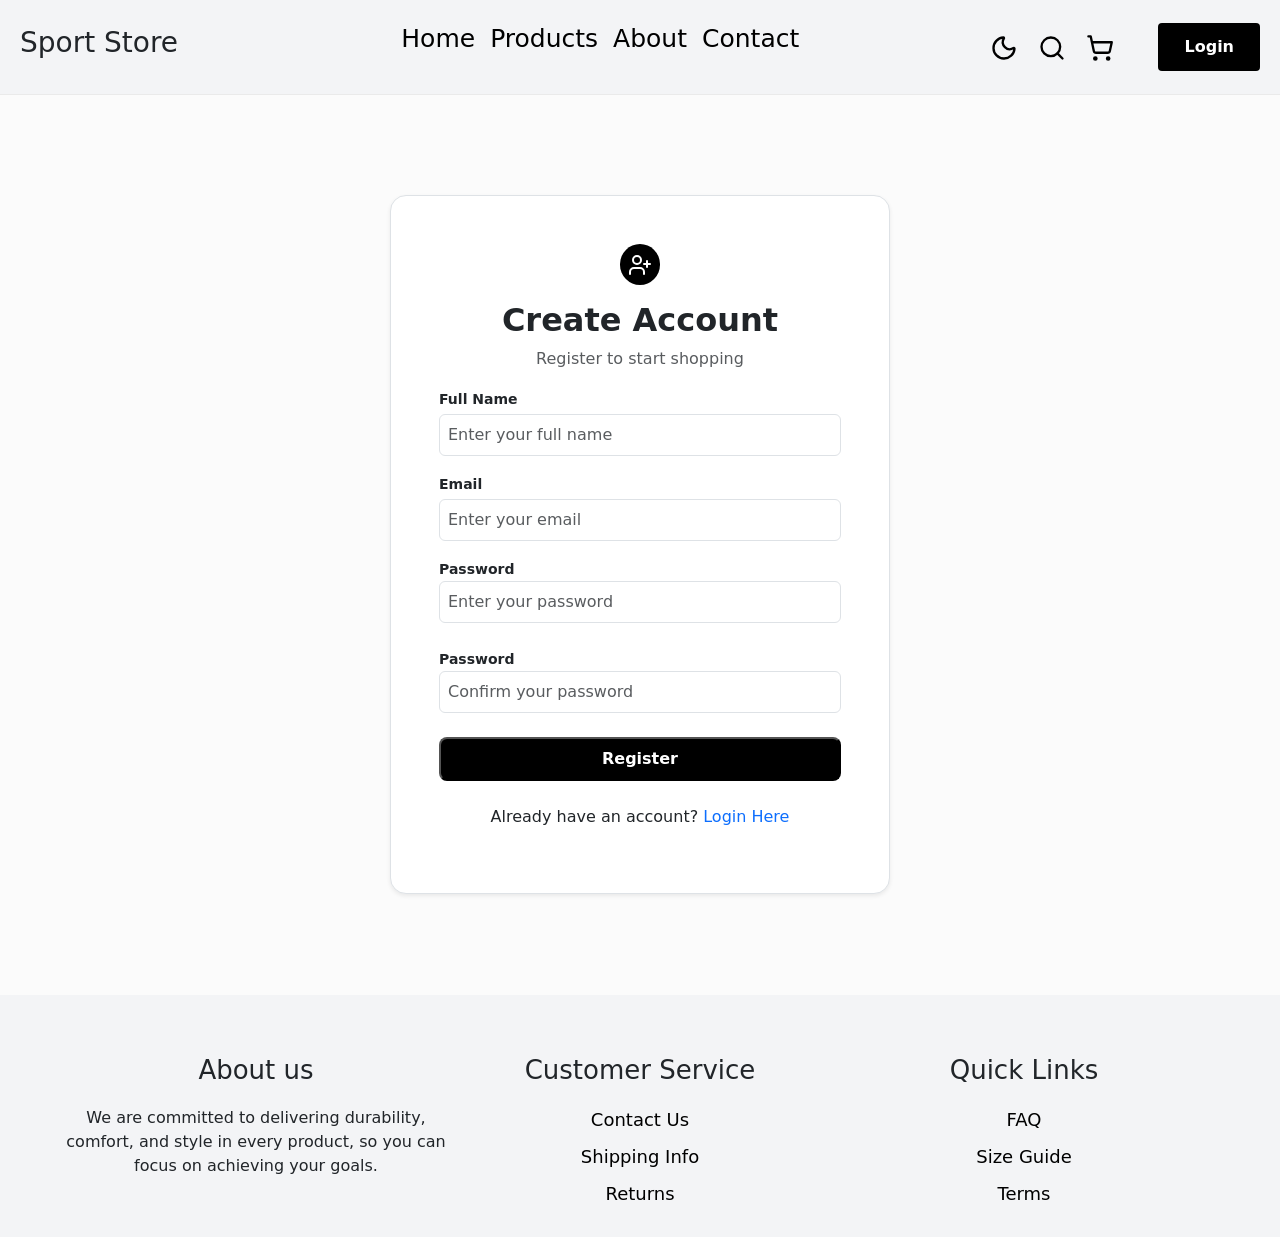
<file: register.html>
<!DOCTYPE html>
<html lang="en">

<head>
    <meta charset="UTF-8">
    <meta name="viewport" content="width=device-width, initial-scale=1.0">
    <link href="https://cdn.jsdelivr.net/npm/bootstrap@5.3.2/dist/css/bootstrap.min.css" rel="stylesheet">
    <link rel="stylesheet" href="css/register.css">
    <link rel="stylesheet" href="css/global.css">

    <title>Document</title>
</head>

<body>
    <header>
        <h2>Sport Store</h2>
        <nav>
            <ul>
                <li><a href="index.html">Home</a></li>
                <li><a href="product.html">Products</a></li>
                <li><a href="about.html">About</a></li>
                <li><a href="contact.html">Contact</a></li>
            </ul>
        </nav>
        <div class="header-actions">
            <button class="icon-btn btn-change-mode" aria-label="Dark Mode">
                <svg xmlns="http://www.w3.org/2000/svg" width="28" height="28" viewBox="0 0 24 24" fill="none"
                    stroke="currentColor" stroke-width="2" stroke-linecap="round" stroke-linejoin="round"
                    class="lucide lucide-moon-icon lucide-moon">
                    <path
                        d="M20.985 12.486a9 9 0 1 1-9.473-9.472c.405-.022.617.46.402.803a6 6 0 0 0 8.268 8.268c.344-.215.825-.004.803.401" />
                </svg>
            </button>
            <button id="search-btn" class="icon-btn" aria-label="Search">
                <svg xmlns="http://www.w3.org/2000/svg" width="28" height="28" viewBox="0 0 24 24" fill="none"
                    stroke="currentColor" stroke-width="2" stroke-linecap="round" stroke-linejoin="round"
                    class="lucide lucide-search-icon lucide-search">
                    <path d="m21 21-4.34-4.34" />
                    <circle cx="11" cy="11" r="8" />
                </svg>
            </button>
            <a href="cart.html">
                <button class="icon-btn position-relative me-4" aria-label="Cart">
                    <svg xmlns="http://www.w3.org/2000/svg" width="28" height="28" viewBox="0 0 24 24" fill="none"
                        stroke="currentColor" stroke-width="2" stroke-linecap="round" stroke-linejoin="round"
                        class="lucide lucide-shopping-cart-icon lucide-shopping-cart">
                        <circle cx="8" cy="21" r="1" />
                        <circle cx="19" cy="21" r="1" />
                        <path d="M2.05 2.05h2l2.66 12.42a2 2 0 0 0 2 1.58h9.78a2 2 0 0 0 1.95-1.57l1.65-7.43H5.12" />
                    </svg>
                    <badge id="cart-badge" class="cart-badge position-absolute">0</badge>
                </button>
            </a>
            <a href="login.html" id="btn-login" class="btn-login">Login</a>
        </div>
    </header>
    <div class="register-wrapper d-flex justify-content-center align-items-center vh-100">
        <div class="form-register bg-white p-5 rounded-4 shadow-sm border" style="width: 100%; max-width: 500px;">
            <div class="register-header d-flex flex-column align-items-center gap-3">
                <div class="bg-black text-white rounded-circle p-2">
                    <svg xmlns="http://www.w3.org/2000/svg" width="24" height="24" viewBox="0 0 24 24" fill="none"
                        stroke="currentColor" stroke-width="2" stroke-linecap="round" stroke-linejoin="round"
                        class="lucide lucide-user-plus-icon lucide-user-plus">
                        <path d="M16 21v-2a4 4 0 0 0-4-4H6a4 4 0 0 0-4 4v2" />
                        <circle cx="9" cy="7" r="4" />
                        <line x1="19" x2="19" y1="8" y2="14" />
                        <line x1="22" x2="16" y1="11" y2="11" />
                    </svg>
                </div>
                <div class="text-center">
                    <h2 class="fw-bold fs-2">Create Account</h2>
                    <p class="text-muted">Register to start shopping</p>
                </div>
            </div>
            <form id="register-form" class="register-body w-100">
                <div class="mb-3 w-100">
                    <label class="fw-bold small mb-1">Full Name</label>
                    <input id="full-name-input" class="form-control p-2" type="text" placeholder="Enter your full name">
                    <small id="full-name-error" class="text-danger"></small>
                </div>
                <div class="mb-3 w-100">
                    <label class="fw-bold small mb-1">Email</label>
                    <input id="email-input" class="form-control p-2" type="email" placeholder="Enter your email">
                    <small id="email-error" class="text-danger"></small>
                </div>

                <div class="mb-4 w-100">
                    <label class="fw-bold small">Password</label>
                    <input id="password-input" class="form-control p-2" type="password"
                        placeholder="Enter your password">
                    <small id="password-error" class="text-danger"></small>
                </div>
                <div class="mb-4 w-100">
                    <label class="fw-bold small">Password</label>
                    <input id="password-confirm-input" class="form-control p-2" type="password"
                        placeholder="Confirm your password">
                    <small id="password-confirm-error" class="text-danger"></small>
                </div>

                <div class="w-100">
                    <button class="btn-register-main bg-black text-white btn-dark w-100 fw-bold rounded-3 py-2"
                        type="submit">Register</button>
                </div>
            </form>

            <div class="register-footer mt-4">
                <div class="text-center">
                    <p> Already have an account? <a href="login.html" class="text-primary">Login Here</a></p>
                </div>
            </div>
        </div>
    </div>
    <footer>
        <div class="footer-content">
            <div class="footer-column">
                <h3>About us</h3>
                <p>We are committed to delivering durability, comfort, and style in every product, so
                    you can focus on achieving your goals.</p>
            </div>
            <div class="footer-column">
                <h3>Customer Service</h3>
                <ul>
                    <li><a href="contact.html">Contact Us</a></li>
                    <li><a href="">Shipping Info</a></li>
                    <li><a href="">Returns</a></li>
                </ul>
            </div>
            <div class="footer-column">
                <h3>Quick Links</h3>
                <ul>
                    <li><a href="">FAQ</a></li>
                    <li><a href="">Size Guide</a></li>
                    <li><a href="">Terms

                </ul>
            </div>
        </div>
    </footer>
    <script src="js/register.js"></script>
    <script src="js/afterLogin.js"></script>
    <script src="js/changeMode.js"></script>
    <script src="js/search.js"></script>


</body>

</html>
</file>
<file: css/style.css>
.hero {
    background-color: black;
    text-align: center;
    justify-content: center;
    color: white;
    padding: 20px;
    height: 40vh;
    position: relative;
    display: flex;
    flex-direction: column;
}

.hero h1 {
    font-size: 60px;
    transition: opacity 0.5s ease-in-out;
}

.hero h1.fade-out {
    opacity: 0;
}

.hero-dots {
    gap: 12px;
    display: flex;
    bottom: 25px;
    position: absolute;
    align-self: center;
}

.dot {
    width: 14px;
    height: 14px;
    background-color: #888888;
    border-radius: 50%;
    cursor: pointer;
    transition: background-color 0.3s ease;
}

.dot.active {
    background-color: white;
}

.btn-show-now {
    font-size: 20px;
    border-radius: 4px;
    padding: 12px 30px;
    text-align: center;
    justify-content: center;
    display: inline-flex;
    align-self: center;
    gap: 10px;
    font-weight: bold;

}


/* Featured-Product */
.featured-products {
    text-align: center;
    padding: 60px 5%;
}

.featured-products h2 {
    font-size: 54px
}

.product-grid {
    display: flex;
    gap: 20px;
    overflow-x: auto;
    padding: 10px 0;
    /* scroll */
    scroll-behavior: smooth;
    scroll-snap-type: x mandatory;
}

/* -> no scroll */
.product-grid::-webkit-scrollbar {
    display: none;
}

.product-card {
    border: 1px solid #eaeaea;
    border-radius: 8px;
    overflow: hidden;
    padding-bottom: 15px;
    cursor: pointer;
    flex: 0 0 calc((100% - 60px) / 4);
    scroll-snap-align: start;
    display: flex;
    flex-direction: column;
    justify-content: space-between;
    align-self: auto;
    

}

.product-image {
    width: 100%;
    height: auto;
    max-height: 500px;
    border-radius: 10px;
    object-fit: cover;
}

.product-card p {
    font-weight: bold;
}

.product-card:hover {
    transform: translateY(-5px);
    box-shadow: 0 5px 15px rgba(0, 0, 0, 0.1);
}

.slider-container {
    width: 100%;
    margin: 0 auto;
}

.slider-btn {
    border-radius: 100%;
    margin-top: 10px;
    padding: 8px 16px;
    border: white;
    width: 46px;
    height: 46px;
    justify-self: center;
    align-items: center;
    display: inline-flex;
}

.slider-btn:hover {
    background-color: #ffffff;
    border: 1px solid #333;
}

.product-info {
    font-size: 1.1rem;
    margin-bottom: 5px;
}

.category {
    font-size: 0.9rem;
    color: #888888;
}

.btn-add-cart {
    padding: 8px 15px;
    background-color: black;
    border-radius: 4px;
    font-weight: bold;
    color: white;
}

.btn-add-cart:hover {
    background-color: #1E2939;
}

.btn-view-all {
    background-color: black;
    margin-top: 20px;
    padding: 12px 30px;
    text-align: center;
    justify-content: center;
    display: inline-flex;
    align-self: center;
    gap: 10px;
    border-radius: 4px;
    font-size: 20px;
    font-weight: bold;
    color: white;

}

.btn-view-all:hover {
    background-color: #1E2939;
}

.shop-by-categories {
    background-color: #F3F4F6;
    text-align: center;
    padding: 50px;
    padding-top: 10px;
    font-size: 30px;
}

.category-buttons {
    display: flex;
    justify-content: center;
    gap: 15px;
    flex-wrap: wrap;
    margin-top: 30px;
}

.btn-category {
    padding: 30px 45px;
    border-radius: 4px;
    background-color: white;
    font-weight: 700;
    font-size: 20px;
    transition: all 0.3s ease;
}

.btn-category:hover {
    transform: scale(1.05);
}

#toast-container {
    position: fixed;
    top: 100px;
    right: 20px;
    z-index: 9999;
    border-radius: 8px;

}

.toast-message {
    background-color: white;
    color: green;
    padding: 16px 30px;
    animation: slideIn 0.3s ease-out, fadeOut 0.5s ease-in 2.5s forwards;
    font-size: 16px;
}

@keyframes slideIn {
    from {
        transform: translateX(100%);
        opacity: 0;
    }

    to {
        transform: translateX(0);
        opacity: 1;
    }
}

@keyframes fadeOut {
    to {
        opacity: 0;
        transform: translateY(-20px);
    }
}


body.dark section {
    background-color: transparent;
}

body.dark .hero {
    background-color: #101828;
}

body.dark .product-image {
    background-color: #1e2939;
    padding: 10px;
    border-radius: 10px;
}

body.dark .featured-products {
    background-color: #101828;
}

body.dark .shop-by-categories {
    background-color: #101828;
}

@media (max-width: 768px) {

    .featured-products {
        padding: 30px 15px;
    }

    .featured-products h2 {
        font-size: 28px;
    }

    .product-grid {
        gap: 10px;
    }

    .product-card {
        flex: 0 0 75%;
    }

    .hero h1 {
        font-size: 35px;
    }

    .btn-show-now {
        font-size: 17px;
        padding: 8px 25px;
    }
}
</file>
<file: css/global.css>
header {
    position: sticky;
    background-color: #F3F4F6;
    display: flex;
    justify-content: space-between;
    align-items: center;
    padding: 20px;
    border-bottom: 1px solid #eaeaea;
    top: 0;
    z-index: 1000;
}

body {
    margin: 0;
}

button {
    cursor: pointer;

}

header h2 {
    font-size: 28px;
}

nav ul {
    display: flex;
    margin-right: 0;
    gap: 15px;
}

nav ul li a {
    font-size: 25px;
}

nav a:hover {
    color: gray;
}

ul {
    list-style: none;
}

a {
    text-decoration: none;
    color: black;
}

.header-actions {
    display: flex;
    align-items: center;
    gap: 20px;
}

.icon-btn {
    background: transparent;
    border: none;
    font-size: 25px;
    cursor: pointer;
    padding: 0;
    color: black;
}

.btn-login {
    background-color: black;
    color: white;
    padding: 12px 26px;
    border-radius: 4px;
    font-weight: bold;
    cursor: pointer;
    margin-right: 0;

}

.size-6 {
    width: 30px;
    height: 30px;
}

.user-icon {
    background-color: grey;
    color: white;
    border-radius: 12px;
    padding: 8px 12px;

}

.cart-badge {
    top: -7px;
    background-color: red;
    border-radius: 50px;
    color: white;
    padding: 5px 10px;
    font-size: 12px;
    right: -17px;
    display: none;
}

footer {
    padding: 60px 5% 20px;
    background-color: #F3F4F6;

}

.footer-content {
    display: grid;

    grid-template-columns: repeat(3, 1fr);
    text-align: center;
}

.footer-column h3 {
    font-size: 26px;
    margin-bottom: 20px;

}

.footer-column ul {
    padding-left: 0;
    margin: 0;
}

.footer-column ul li {
    margin-bottom: 10px;
    align-items: center;
    margin-left: 0;
    font-size: 18px;
    font-weight: 100;
}
body.dark {
    background-color: #101828;
    color: white;
}

body.dark footer, body.dark header {
    background-color: #1e2939;
}
body.dark .footer-column ul li a{
    color: white;
}
@media (max-width: 768px) {
    header {
        flex-direction: column;
        gap: 15px;
        padding: 15px;
    }

    header h2 {
        font-size: 30px;
        margin: 0;
    }

    nav ul {
        padding: 0;
        margin: 0;
        gap: 15px;
    }

    nav ul li a {
        font-size: 18px;
    }

    .header-actions {
        width: 100%;
        justify-content: center;
    }

    .footer-content {
        grid-template-columns: 1fr;
        gap: 30px;
    }

    .footer-column h3 {
        margin-bottom: 10px;
    }
}
</file>
<file: css/about.css>
.about-header {
    background-color: #131c2c;
    padding: 100px;
}

.about-header h1 {
    font-size: 50px;
}

.about-header p {
    color: #d0d4d0;
    font-size: 30px;
}

.about-story {
    gap: 40px;
    padding: 60px 100px
}

.story-image img {
    width: 100%;
    height: auto;
    border-radius: 10px;
    object-fit: cover;
}

.story-content h2 {
    font-size: 45px;
}

.story-content p {
    font-size: 18px;
    color: #4A5565;
}

.about-mission {
    background-color: #F3F4F5;
}

.container-content {
    padding: 60px 100px;
}

.avatar-img {
    width: 100%;
    height: auto;
    border-radius: 10px;
    max-width: 250px;
    object-fit: cover;
}

.about-join-us {
    display: flex;
    background-color: #131c2c;
    padding: 100px;
    color: white;
}

@media (max-width: 768px) {

    .about-header {
        padding: 40px 20px;
    }

    .about-header h1 {
        font-size: 32px;
    }

    .about-header p {
        font-size: 18px;
    }

    .about-story {
        flex-direction: column;
        padding: 40px 20px;
        text-align: center;
        justify-content: center;
        align-items: center;
    }

    .story-content h2 {
        font-size: 28px;
    }

    .container-content {
        flex-direction: column;
        padding: 40px 20px;
    }

    .container-content .card.w-50 {
        width: 100% !important;
    }

    .member-wrapper {
        flex-direction: column;
    }

    .about-join-us {
        padding: 25px;
    }

}


/* dark mode */
body.dark .about-mission h2 {
    color: black;
}
</file>
<file: css/cart.css>
.cart-container.empty {
    display: flex;
    justify-content: center;
    align-items: center;
    flex-direction: column;
    gap: 10px;
    margin-top: 36px;
    margin-bottom: 30%;
}

.svg-cart {
    font-weight: lighter;
    color: #99a1af
}

.cart-title {
    font-size: 48px;
}

.cart-content {
    color: #4A5579;
    font-size: 24px
}

.btn-view-all {
    background-color: black;
    padding: 12px 30px;
    text-align: center;
    justify-content: center;
    display: inline-flex;
    align-self: center;
    gap: 10px;
    border-radius: 4px;
    font-size: 20px;
    font-weight: bold;
    color: white;

}

.btn-view-all:hover {
    background-color: #1E2939;
}

.cart-container.has-items {
    margin: 50px 100px;
}

.cart-title {
    margin-right: 0px;
    margin-bottom: 25px;
}

.grid-product {
    display: grid;
    grid-template-columns: 3fr 1fr;
    gap: 30px;
    align-items: start;
}

.product-image-container {
    width: 100px;
    min-width: 100px;
    flex-shrink: 0;

}

.product-image-container img {
    width: 100%;
    max-height: 100px;
    object-fit: contain;
    margin: 0;
    display: block;

}

.list-product {
    display: grid;
    gap: 10px;

}

.product-card {
    display: flex;
    align-items: center;
    justify-content: space-between;
    border-radius: 4px;
    border-radius: 12px;
    box-shadow: 0 4px 15px rgba(0, 0, 0, 0.1);
    padding: 12px 16px;
    gap: 12px;


}

.product-info-container {
    flex: 1;
    text-align: left;
}

.product-info-container h2 {
    white-space: nowrap;
    overflow: hidden;
    text-overflow: ellipsis;
}

.quantity-control-wrapper {
    margin-left: 16px;
}

.quantity-container {
    display: flex;
    gap: 12px;
    margin-left: 15px;
    font-size: 24px;
}

.trash-icon {
    display: flex;
    margin-right: 35px;
    margin-bottom: 15px;
    justify-content: right;
    cursor: pointer;
    color: red;
}

.btn-minus {
    width: 45px;
    height: 45px;
    display: flex;
    justify-content: center;
    align-items: center;
    background-color: white;
    cursor: pointer;
    border-radius: 4px;
    border: #e2e2e3 solid
}

.btn-plus {
    width: 45px;
    height: 45px;
    display: flex;
    justify-content: center;
    align-items: center;
    background-color: white;
    cursor: pointer;
    border: #e2e2e3 solid
}

.quantity {
    font-size: 26px;
    display: flex;
    align-items: center;
}

.total-price {
    margin-top: 15px;
    font-weight: 500;
    font-size: 26px;
    margin-right: 15px;
}

.order-summary {
    display: flex;
    flex-direction: column;
    width: 380px;
    min-height: 360px;
    padding: 30px;
    background-color: white;
    border-radius: 12px;
    box-shadow: 0 4px 15px rgba(0, 0, 0, 0.1);
    align-self: flex-start;
    position: sticky;
    top: 130px;
    z-index: 1001;
}

.order-summary h2 {
    font-size: 24px;
    margin-bottom: 30px;
    color: black;
}

.summary-item {
    display: flex;
    justify-content: space-between;
    margin-bottom: 25px;
    font-size: 20px;
    color: grey;
}

.summary-item.total {
    border-top: #e4e4e4 solid 1px;
    padding-top: 12px;
    font-weight: bold;
    color: black;
}

.sub-total-wrapper {
    display: flex;
    justify-content: space-between;
}

.shipping-wrapper {
    display: flex;
    justify-content: space-between;
}

.tax-wrapper {
    display: flex;
    justify-content: space-between;
}

.after-tax-wrapper {
    display: flex;
    justify-content: space-between;
}

.btn-proceed {
    background-color: black;
    color: white;
    border-radius: 12px;
    padding: 12px 16px;
    font-size: 20px;
    font-weight: 500;
}

.dark {
    background-color: #101828;
    color: white;

}

.light {
    background-color: white;
}

body.dark header,
body.dark footer {
    background-color: #1e2939;
    border-color: #1e2939;
}

body.dark a {
    color: white;
}

body.dark nav a:hover {
    color: #9ca3af;
}

body.dark .btn-login {
    background-color: white;
    color: #111;
}

body.dark .icon-btn {
    color: white;
}


body.dark .btn-view-all {
    background-color: #1e2939;
    color: #111;
}

body.dark .btn-view-all:hover {
    background-color: #d1d5db;
}

body.dark .product-card {
    background-color: #1e2939;
    box-shadow: 0 4px 15px rgba(0, 0, 0, 0.4);
    color: white;
}

body.dark .product-info-container,
body.dark .product-category,
body.dark .product-info-container h2,
body.dark .product-info-container h3 {
    color: white;
}

body.dark .btn-minus,
body.dark .btn-plus {
    background-color: #1e2939;
    border-color: #4b5563;
    color: white;
}

body.dark .quantity {
    color: white;
}

body.dark .total-price {
    color: white;
}



body.dark .trash-icon:hover {
    color: #ef4444;
}

body.dark .order-summary {
    color: white;
    background-color: #1e2939;
}

body.dark .order-summary h2 {
    color: white;
}

body.dark .summary-item {
    color: white;
}

body.dark .btn-proceed {
    background-color: white;
    color: black;
}

@media (max-width: 768px) {

    .cart-container.has-items {
        margin: 20px;
    }

    .grid-product {
        grid-template-columns: 1fr;
    }

    .product-card {
        flex-direction: column;
        align-items: center;
        text-align: center;
        padding: 16px;
    }

    .product-image-container {
        width: 100%;
        display: flex;
        justify-content: center;
    }

    .product-image-container img {
        max-height: 140px;
    }

    .product-info-container {
        width: 100%;
    }

    .product-info-container h2 {
        white-space: normal;
        text-align: center;
    }

    .quantity-container {
        margin-left: 0;
        justify-content: center;
        width: 100%;
    }

    .trash-icon {
        margin-right: 0;
        align-self: flex-end;
    }

    .order-summary {
        width: 100%;
        position: relative;
        top: 0;
        margin-top: 20px;
        padding: 20px;
    }

    .cart-title {
        font-size: 28px;
        text-align: center;
        margin-bottom: 15px;
    }

    .cart-content {
        font-size: 18px;
        text-align: center;
    }

    .btn-view-all {
        font-size: 16px;
        padding: 10px 20px;
    }
}
</file>
<file: css/checkout.css>
.cart-badge {
    top: -7px;
    background-color: red;
    border-radius: 50px;
    color: white;
    padding: 5px 10px;
    font-size: 12px;
    right: -17px;
    display: none;
}

.btn-place-order:hover {
    background-color: #1e2939 !important;
}

.modal-overlay {
    display: none;
    align-items: center;
    justify-content: center;
    position: fixed;
    top: 0;
    left: 0;
    width: 100%;
    height: 100%;
    z-index: 2000;
    background-color: rgba(0, 0, 0, 0.5);
    /* Màu đen với độ trong suốt 50% */
    backdrop-filter: blur(2px);
}

#modal-container {
    background-color: white;
    width: 500px;
    padding: 35px;
    border-radius: 15px;
    box-shadow: 0 4px 15px rgba(0, 0, 0, 0.3);
    position: relative;
}

.modal-header {
    display: flex;
    flex-direction: column;
    align-items: center;
    position: relative;
}

.modal-header button {
    position: absolute;
    top: 10px;
    right: 10px;
    background: none;
    border: none;
    font-size: 20px;
    cursor: pointer;
}

.check-icon {
    color: green;
    font-size: 48px;
}

.detail-row {
    display: flex;
    justify-content: space-between;
    margin: 5px 0;
}

.modal-footer {
    display: flex;
    flex-direction: column;
    justify-content: flex-start;
    margin-top: 10px;
}

.total-section {
    display: flex;
    justify-content: space-between;
    width: 100%;
    left: 0;
}

.actions {
    margin-top: 10px;
    display: flex;
    width: 100%;
    gap: 5px;
}

#btn-cancel {
    background-color: white;
    border-radius: 8px;
    width: 50%;
    padding: 8px 32px;
    border: solid grey 1px;
    font-weight: 500;
}

#btn-confirm {
    background-color: green;
    border-radius: 8px;
    width: 50%;
    border: solid grey 1px;

}

/* //dark mode */

body.dark .info-wrapper {
    background-color: #1e2939 !important;
}

body.dark input {
    background-color: #2a2a2a;
    color: white;
    border: 1px solid #444;
}

body.dark input::placeholder {
    color: white;
}

body.dark .payment-method {
    background-color: #2a2a2a !important;
    color: white;
    border: 1px solid #444;
}
body.dark #order-summary-wrapper{
    background-color: #2a2a2a !important;
    color: white;
    border: 1px solid #444;
}
body.dark #modal-container{
    background-color: #1e2939 ;
}
</file>
<file: css/contact.css>
.about-header {
    background-color: #131c2c;
    padding: 100px;
}

.about-header h1 {
    font-size: 50px;
}

.about-header p {
    color: #d0d4d0;
    font-size: 30px;
}

#toast-container {
    position: fixed;
    top: 100px;
    right: 20px;
    z-index: 9999;
    border-radius: 8px;

}

.toast-message {
    background-color: white;
    color: green;
    padding: 16px 30px;
    animation: slideIn 0.3s ease-out, fadeOut 0.5s ease-in 2.5s forwards;
    font-size: 16px;
}

@keyframes slideIn {
    from {
        transform: translateX(100%);
        opacity: 0;
    }

    to {
        transform: translateX(0);
        opacity: 1;
    }
}

@keyframes fadeOut {
    to {
        opacity: 0;
        transform: translateY(-20px);
    }
}
@media (max-width: 768px){
    .about-header {
        padding: 40px 20px;
    }

    .about-header h1 {
        font-size: 32px;
    }

    .about-header p {
        font-size: 18px;
    }
    .info-contact{
        display: flex !important;
        flex-direction: column;
    }

    
}
</file>
<file: css/login.css>
.login-wrapper {
    background-color: #fbfbfb;
}

.form-control {
    padding: 8px 64px;
}

body.dark .login-wrapper{
    background-color: #101828;
}
body.dark .form-login {
    background-color: #1e2939 !important;
    color: white;
}
body.dark input {
    background-color: #2a2a2a;
    color: white;
    border: 1px solid #444;
}

body.dark input::placeholder {
    color: white;
}
</file>
<file: css/product.css>
.product-grid {
    margin: 48px;
    display: grid;
    grid-template-columns: repeat(auto-fit, minmax(350px, 1fr));
    gap: 20px;
    padding: 10px 0;
}

.product-card {
    border: 1px solid #eaeaea;
    border-radius: 8px;
    overflow: hidden;
    padding-bottom: 15px;
    cursor: pointer;
    padding: 8px 16px;
    text-align: center;
}

.product-image {
    height: 250px;
    position: relative;
    object-fit: cover;
}

.product-card p {
    font-weight: bold;
}

.product-card:hover {
    transform: translateY(-5px);
    box-shadow: 0 5px 15px rgba(0, 0, 0, 0.1);
}

.btn-add-cart {
    border-radius: 4px;
    padding: 8px 15px;
    background-color: black;
    font-weight: bold;
    color: white;
}

.btn-add-cart:hover {
    background-color: #1E2939;
}

.form-control:focus {
    border-color: black;
    box-shadow: none;
}

#toast-container {
    background-color: #ECFDF3;
    position: fixed;
    top: 100px;
    right: 20px;
    z-index: 9999;
    border-radius: 8px;

}

.toast-message {
    color: green;
    padding: 16px 25px;
    animation: slideIn 0.3s ease-out, fadeOut 0.5s ease-in 2.5s forwards;
}

@keyframes slideIn {
    from {
        transform: translateX(100%);
        opacity: 0;
    }

    to {
        transform: translateX(0);
        opacity: 1;
    }
}

@keyframes fadeOut {
    to {
        opacity: 0;
        transform: translateY(-20px);
    }
}

/* Dark mode */
body.dark .form-control {
    background-color: #1e2939;
    color: white;
    border: 1px solid #374151;
}
body.dark .form-control::placeholder {
    color: #9ca3af;
}
body.dark .btn-outline-dark {
    color: white;
    border-color: #4b5563;
}

body.dark .btn-outline-dark:hover {
    background-color: #1e2939;
    color: white;
}

body.dark .btn-outline-dark.active {
    background-color: white;
    color: black;
}
body.dark .product-card {
    background-color: #1e2939;
    color: white;
    box-shadow: 0 4px 15px rgba(0, 0, 0, 0.4);
}
body.dark .category,
body.dark .price,
body.dark .product-info {
    color: white;
}
body.dark span{
    color: white !important;
}
@media (max-width: 768px) {
    .product-grid {
        margin: 10px;
        grid-template-columns: 1fr;
    }
    .product-card {
        padding: 8px;
    }


}
</file>
<file: css/profile.css>
body.dark #info-wrapper {
    background-color: #1e2939;
    color:white
}
body.dark .name{
    color: #99a1af !important;
}
body.dark .email{
    color: #99a1af !important;
}
body.dark input {
    background-color: #2a2a2a;
    color: white;
    border: 1px solid #444;
}

body.dark input::placeholder {
    color: white;
}
</file>
<file: css/register.css>
.register-wrapper {
    background-color: #fbfbfb;
}

.form-control {
    padding: 8px 64px;
}
body.dark .register-wrapper{
    background-color: #101828;
}
body.dark .form-register {
    background-color: #1e2939 !important;
    color: white;
}
body.dark input {
    background-color: #2a2a2a;
    color: white;
    border: 1px solid #444;
}

body.dark input::placeholder {
    color: white;
}
</file>
